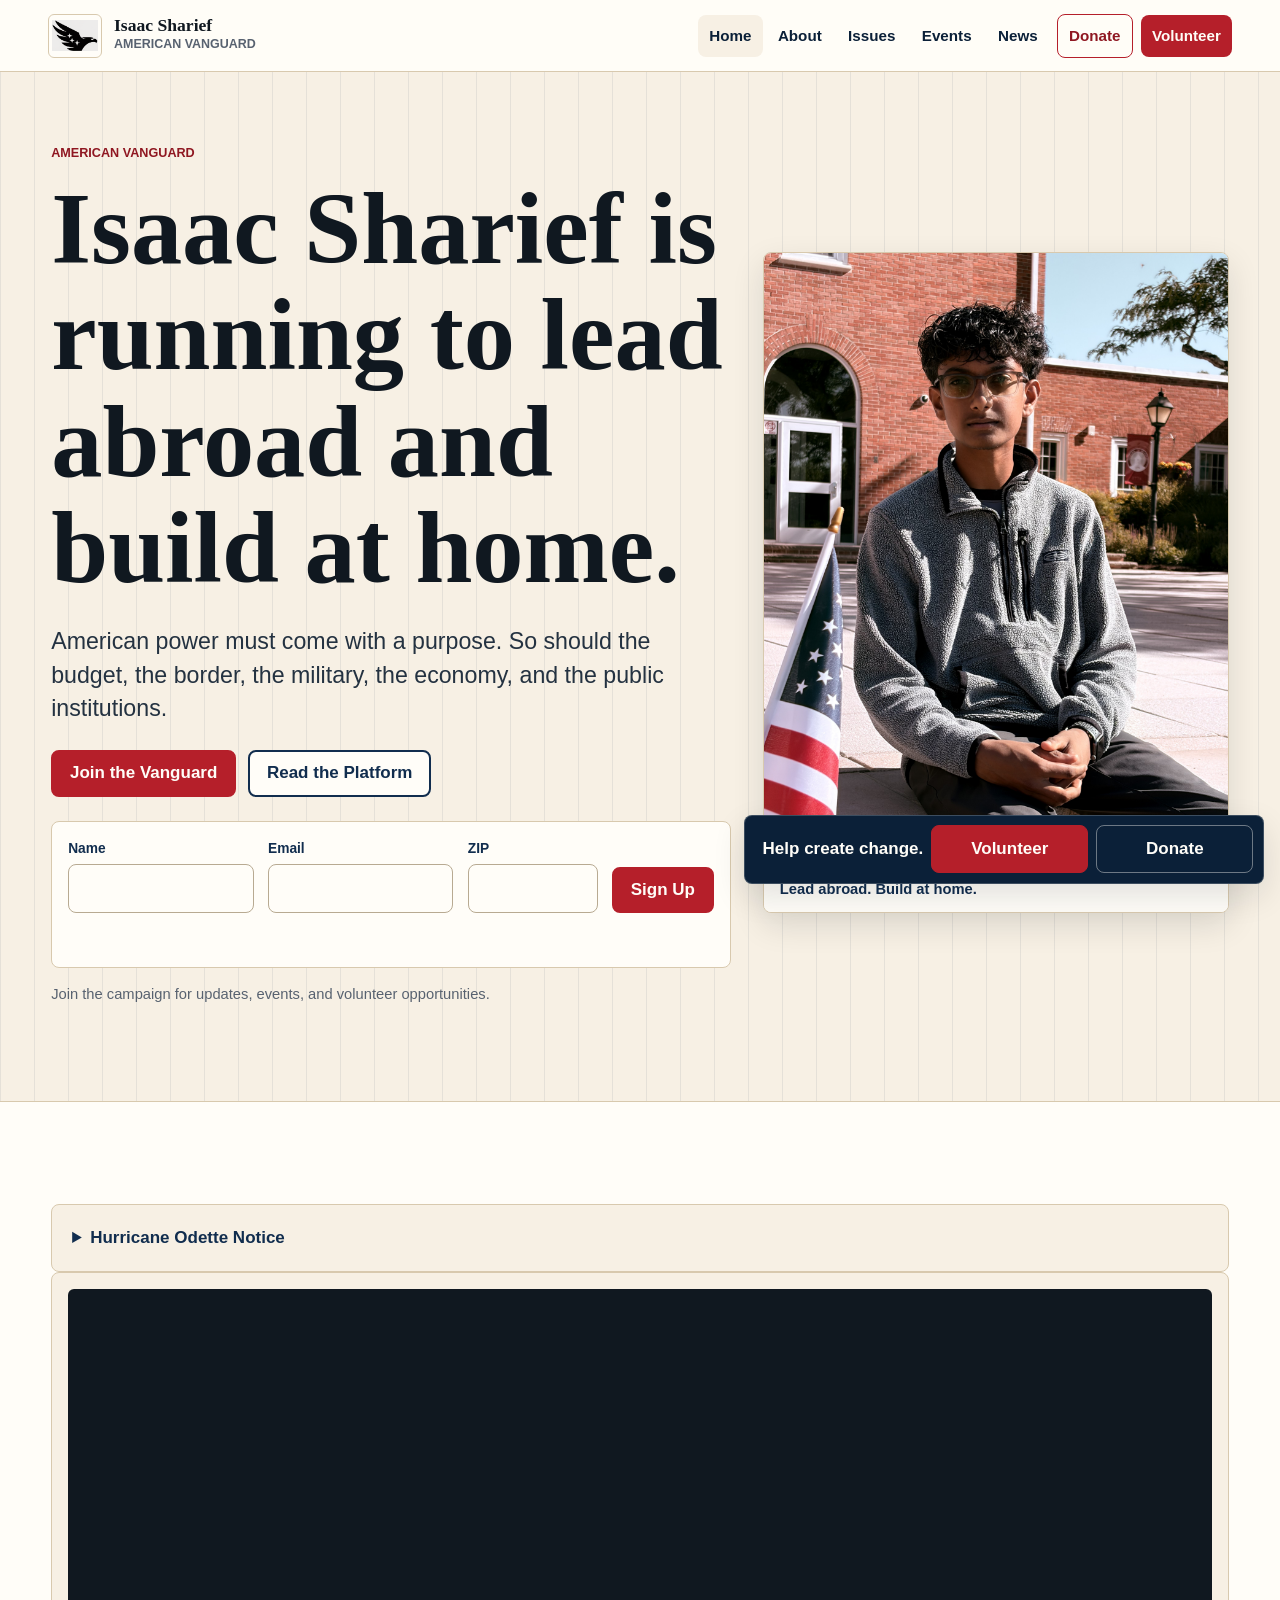
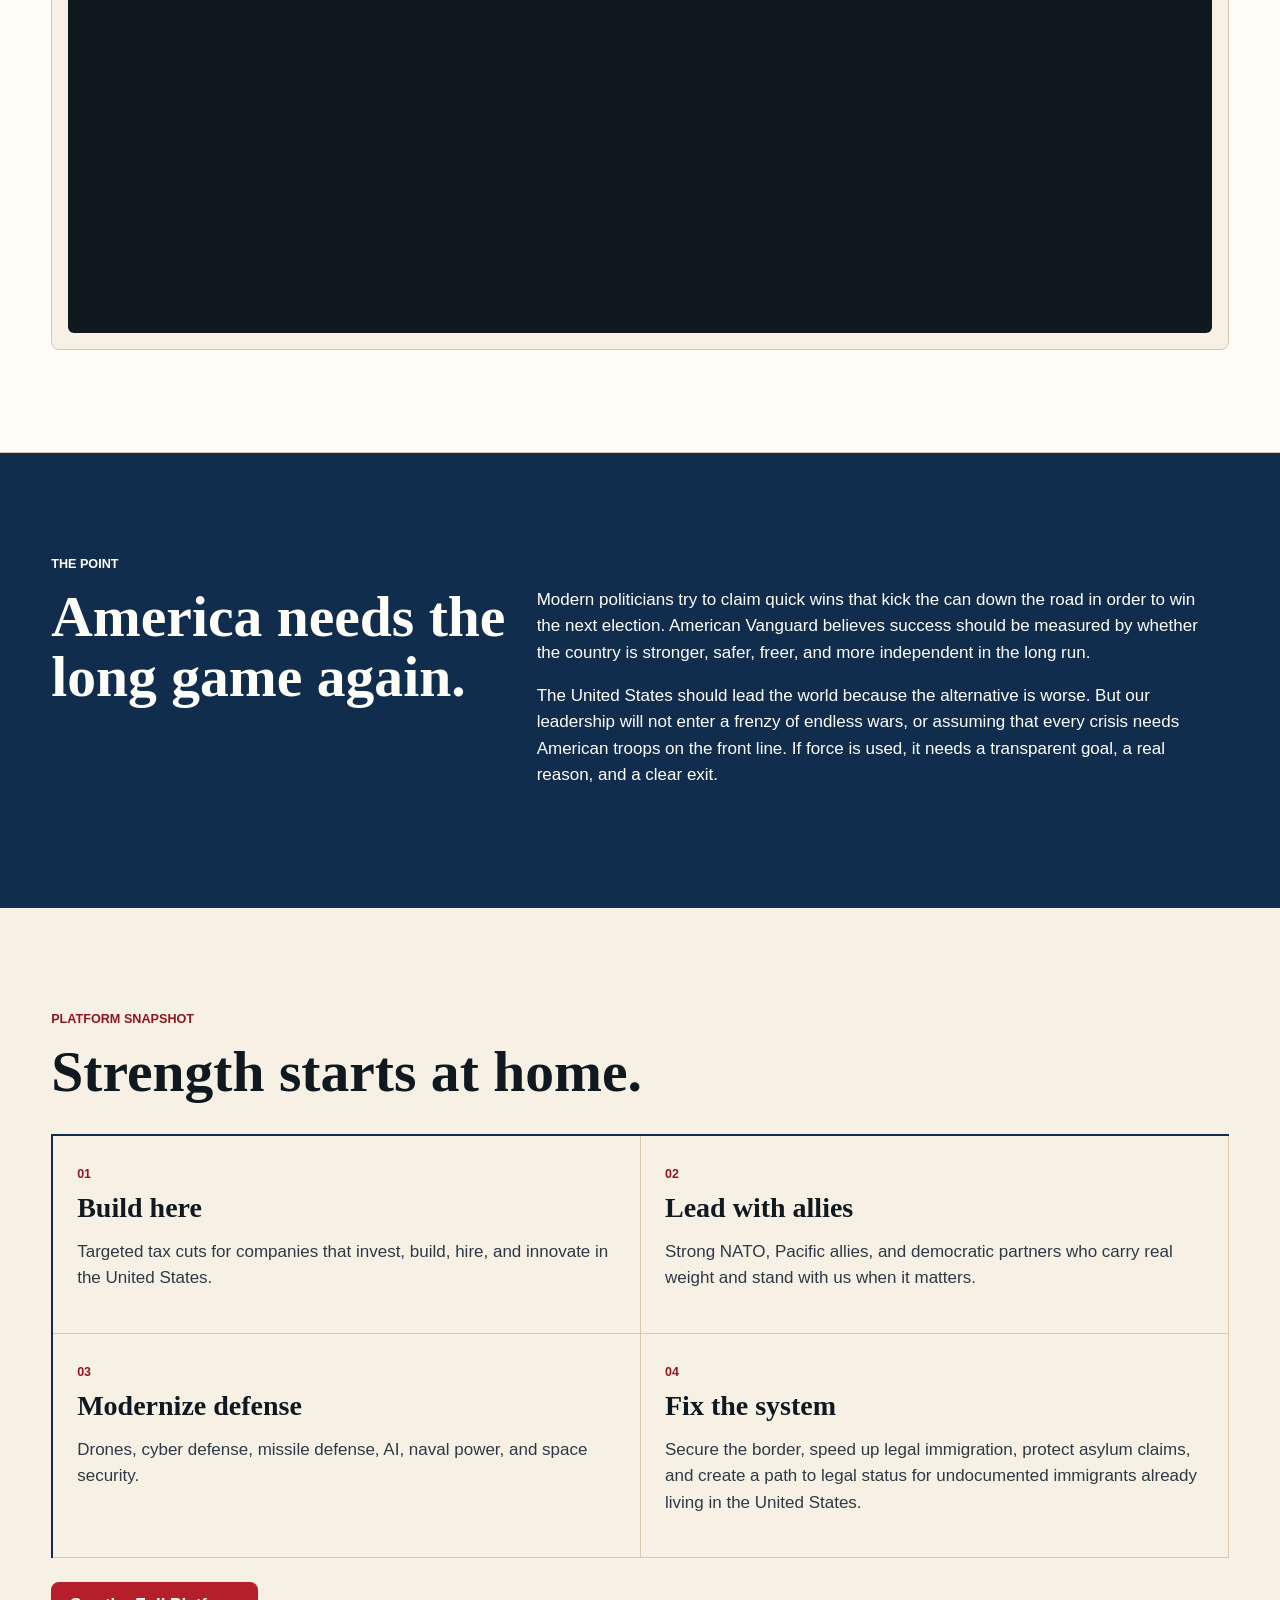
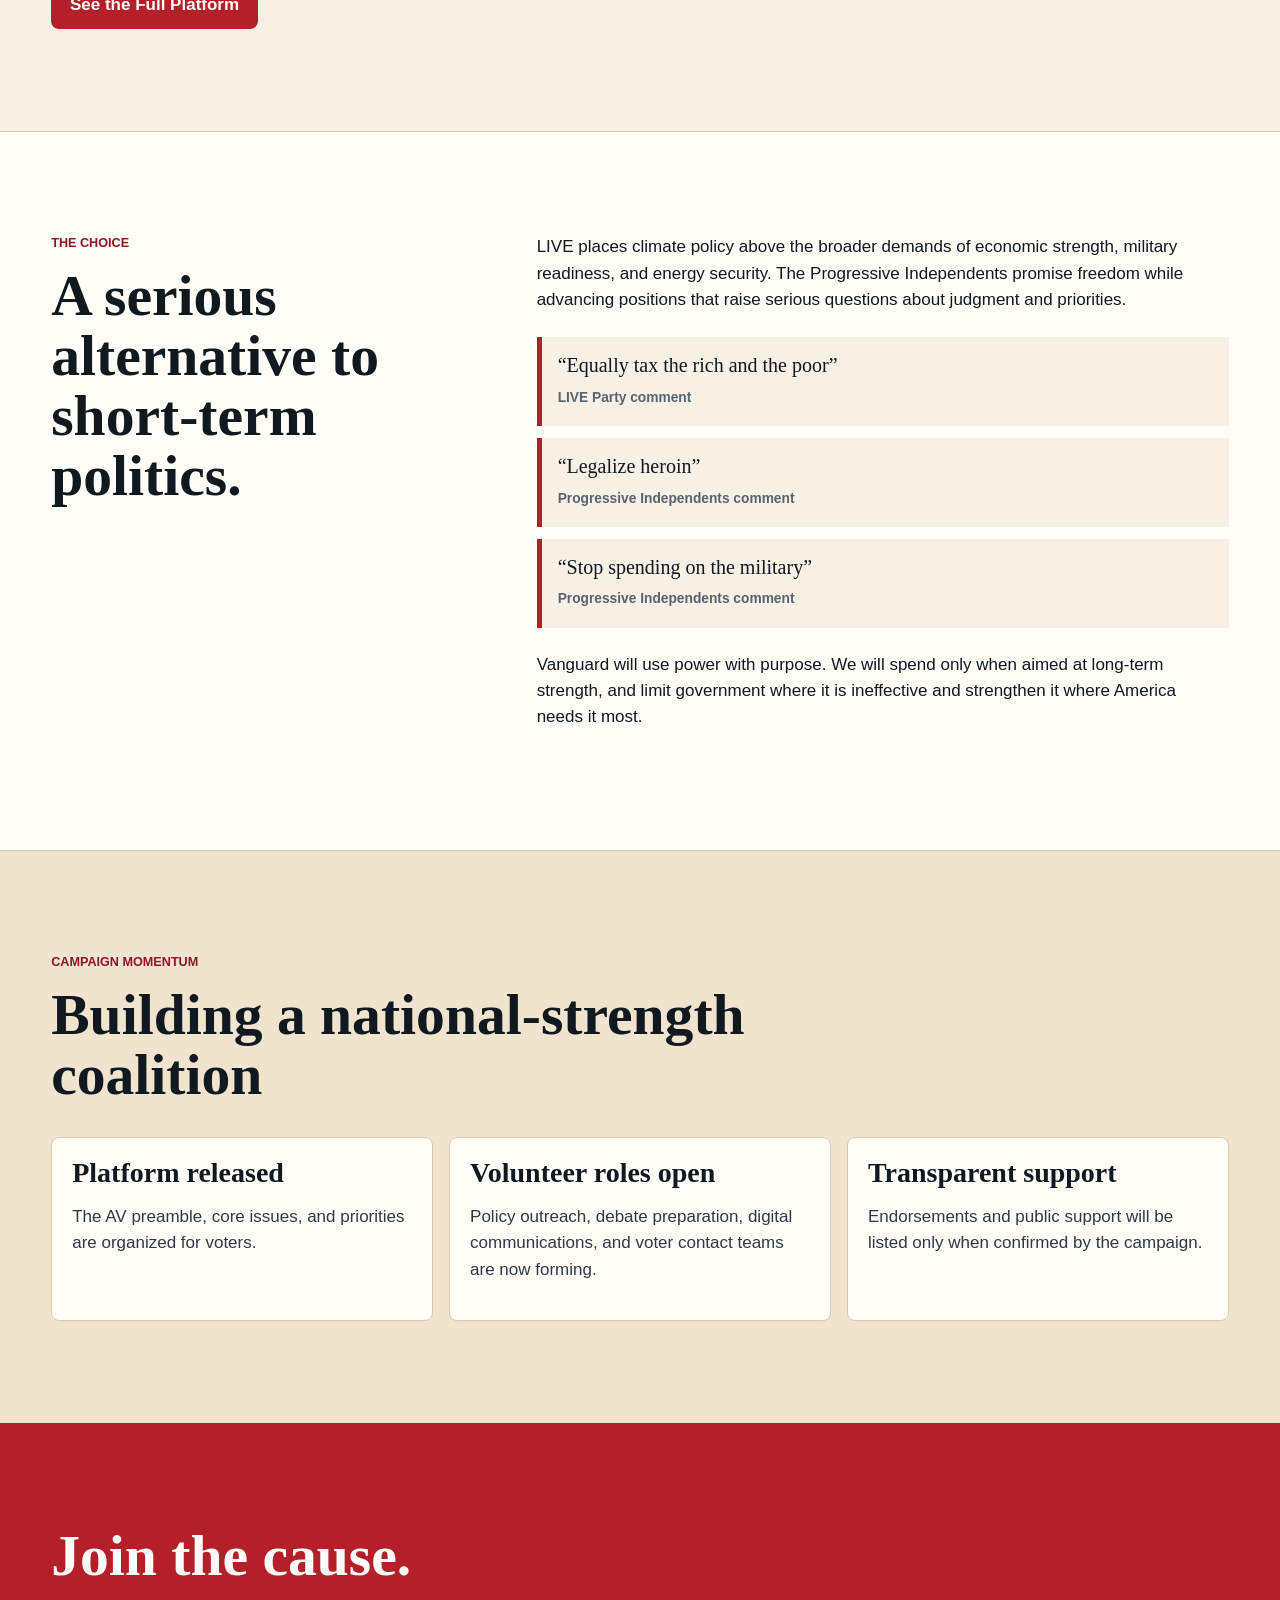
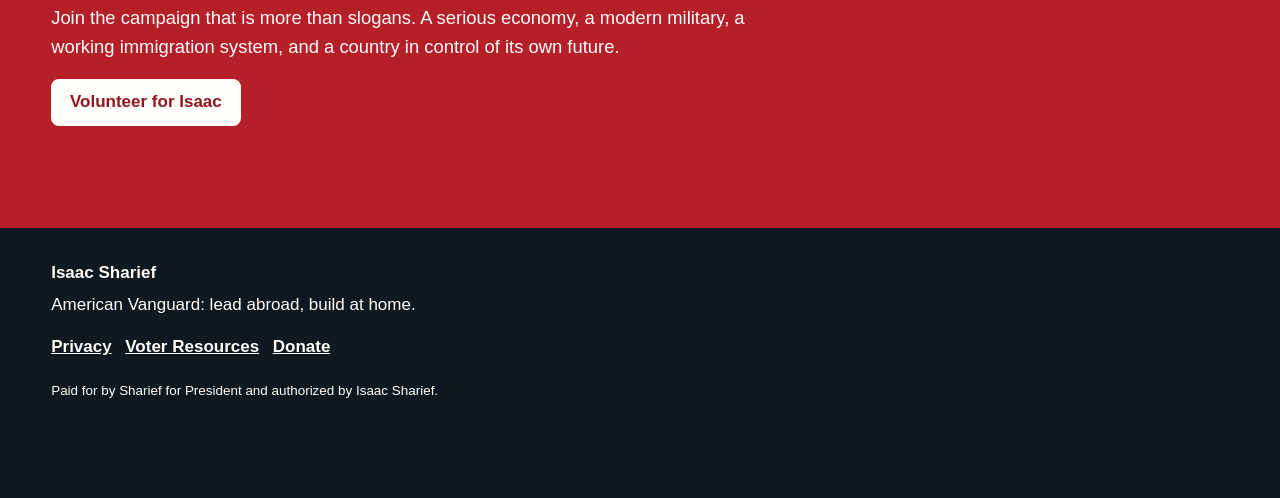
<file: index.html>
<!--
  American Vanguard campaign home page.
  Non-obvious note: the hero uses the supplied Isaac photo in assets.
-->
<!doctype html>
<html lang="en">
  <head>
    <meta charset="utf-8">
    <meta name="viewport" content="width=device-width, initial-scale=1">
    <title>Isaac Sharief for President | American Vanguard</title>
    <meta name="description" content="Isaac Sharief and American Vanguard: lead abroad, build at home, and act in America's long-term interests.">
    <link rel="stylesheet" href="styles.css">
  </head>
  <body>
    <a class="skip-link" href="#main">Skip to main content</a>

    <header class="site-header">
      <a class="brand" href="index.html" aria-label="Isaac Sharief for President home">
        <img class="brand-mark" src="assets/av-eagle.png" alt="" aria-hidden="true">
        <span>
          <strong>Isaac Sharief</strong>
          <small>American Vanguard</small>
        </span>
      </a>
      <button class="nav-toggle" type="button" aria-expanded="false" aria-controls="site-nav">
        <span>Menu</span>
      </button>
      <nav class="site-nav" id="site-nav" aria-label="Main navigation">
        <a href="index.html" aria-current="page">Home</a>
        <a href="about.html">About</a>
        <a href="issues.html">Issues</a>
        <a href="events.html">Events</a>
        <a href="news.html">News</a>
        <a class="nav-donate" href="donate.html">Donate</a>
        <a class="nav-join" href="volunteer.html">Volunteer</a>
      </nav>
    </header>

    <main id="main">
      <section class="hero split-hero">
        <div class="hero-copy">
          <p class="eyebrow">American Vanguard</p>
          <h1>Isaac Sharief is running to lead abroad and build at home.</h1>
          <p class="lede">
            American power must come with a purpose. So should the budget,
            the border, the military, the economy, and the public institutions.
          </p>
          <div class="hero-actions" aria-label="Campaign actions">
            <a class="button button-primary" href="volunteer.html">Join the Vanguard</a>
            <a class="button button-secondary" href="issues.html">Read the Platform</a>
          </div>
          <form class="quick-form" data-form="home-signup" aria-label="Join the campaign">
            <label>
              <span>Name</span>
              <input name="name" autocomplete="name" required>
            </label>
            <label>
              <span>Email</span>
              <input type="email" name="email" autocomplete="email" required>
            </label>
            <label>
              <span>ZIP</span>
              <input name="zip" inputmode="numeric" autocomplete="postal-code" required>
            </label>
            <button class="button button-primary" type="submit">Sign Up</button>
            <p class="form-status" role="status" aria-live="polite"></p>
          </form>
          <p class="small-note">Join the campaign for updates, events, and volunteer opportunities.</p>
        </div>
        <figure class="hero-photo">
          <img src="assets/isaac-sharief.jpg" alt="Isaac Sharief">
          <figcaption>Lead abroad. Build at home.</figcaption>
        </figure>
      </section>

      <section class="section notice-section" aria-labelledby="odette-title">
        <details class="notice-dropdown">
          <summary id="odette-title">Hurricane Odette Notice</summary>
          <p>In the wake of this hurricane, the American Vanguard is committed to one principle above all else: show up as a country, no matter what. We will immediately mobilize resources, filtered water, fuel, and emergency energy supplies, directly to Florida's hardest-hit communities, cutting red tape so that aid moves fast and lands on the ground where it is needed most. Insurance companies that canceled policies before Hurricane Odette will be held accountable and required to make their policyholders whole. For uninsured residents, FEMA will prioritize them first, helping families reunite before anything else. We propose increasing federal funding not just to the military, but to all national security institutions, FEMA, the National Guard, and the emergency responders who keep Americans safe, while deploying AI-assisted military drones over affected areas to locate survivors. To recruit and retain those responders, we will offer housing down payment assistance to anyone who joins FEMA or the National Guard, the same commitment we make to our military. Any business that steps up to provide volunteers, clean water, fuel, or energy to affected residents will receive meaningful tax relief in the years ahead, because businesses that strengthen America should grow alongside it. We are calling on every state in this union to contribute hospital capacity and relief resources. This must be a national effort. For elections disrupted by the storm, we will deploy mail-in ballots and mobile polling units so that no citizen loses their voice. On climate: we recognize this threat is real, and we are actively investing in nuclear and clean energy, but the most urgent task right now is protecting lives. The hardest tension we faced was choosing between long-term solutions and immediate survival. We chose people first. Florida will not recover alone, because under the American Vanguard, no American ever does.</p>
        </details>
        <div class="ad-card">
          <iframe src="https://www.youtube.com/embed/VjvscD1Dnms" title="Hurricane Odette Notice video" allow="accelerometer; autoplay; clipboard-write; encrypted-media; gyroscope; picture-in-picture; web-share" allowfullscreen></iframe>
        </div>
      </section>

      <section class="section intro-band" aria-labelledby="why-title">
        <div class="section-kicker">The point</div>
        <div class="two-column">
          <div>
            <h2 id="why-title">America needs the long game again.</h2>
          </div>
          <div class="copy-block">
            <p>
              Modern politicians try to claim quick wins that kick the can down 
              the road in order to win the next election. American Vanguard 
              believes success should be measured by whether the country 
              is stronger, safer, freer, and more independent in the long run. 
            </p>
            <p>
              The United States should lead the world because the alternative
              is worse. But our leadership will not enter a frenzy of endless wars,
              or assuming that every crisis needs American troops on the front line.
              If force is used, it needs a transparent goal, a real reason,
              and a clear exit.
            </p>
          </div>
        </div>
      </section>

      <section class="section" aria-labelledby="platform-title">
        <div class="section-heading">
          <p class="eyebrow">Platform Snapshot</p>
          <h2 id="platform-title">Strength starts at home.</h2>
        </div>
        <div class="issue-lanes">
          <article class="issue-lane">
            <span class="lane-number">01</span>
            <h3>Build here</h3>
            <p>
              Targeted tax cuts for companies that invest, build, hire, and
              innovate in the United States.
            </p>
          </article>
          <article class="issue-lane">
            <span class="lane-number">02</span>
            <h3>Lead with allies</h3>
            <p>
              Strong NATO, Pacific allies, and democratic partners who carry
              real weight and stand with us when it matters.
            </p>
          </article>
          <article class="issue-lane">
            <span class="lane-number">03</span>
            <h3>Modernize defense</h3>
            <p>
              Drones, cyber defense, missile defense, AI, naval power, and
              space security.
            </p>
          </article>
          <article class="issue-lane">
            <span class="lane-number">04</span>
            <h3>Fix the system</h3>
            <p>
              Secure the border, speed up legal immigration, protect asylum
              claims, and create a path to legal status for undocumented
              immigrants already living in the United States.
            </p>
          </article>
        </div>
        <div class="section-cta">
          <a class="button button-primary" href="issues.html">See the Full Platform</a>
        </div>
      </section>

      <section class="section contrast-section" aria-labelledby="choice-title">
        <div class="two-column">
          <div>
            <p class="eyebrow">The Choice</p>
            <h2 id="choice-title">A serious alternative to short-term politics.</h2>
          </div>
          <div class="copy-block">
            <p>
              LIVE places climate policy above the broader demands of economic
              strength, military readiness, and energy security. The Progressive
              Independents promise freedom while advancing positions
              that raise serious questions about judgment and priorities.
            </p>
            <div class="quote-stack" aria-label="Competitor quotes">
              <blockquote>
                <p>“Equally tax the rich and the poor”</p>
                <cite>LIVE Party comment</cite>
              </blockquote>
              <blockquote>
                <p>“Legalize heroin”</p>
                <cite>Progressive Independents comment</cite>
              </blockquote>
              <blockquote>
                <p>“Stop spending on the military”</p>
                <cite>Progressive Independents comment</cite>
              </blockquote>
            </div>
            <p>
              Vanguard will use power with purpose. We will spend only when
              aimed at long-term strength, and limit government where it is
              ineffective and strengthen it where America needs it most.
            </p>
          </div>
        </div>
      </section>

      <section class="section momentum" aria-labelledby="momentum-title">
        <div class="section-heading">
          <p class="eyebrow">Campaign Momentum</p>
          <h2 id="momentum-title">Building a national-strength coalition</h2>
        </div>
        <div class="momentum-list">
          <article>
            <h3>Platform released</h3>
            <p>The AV preamble, core issues, and priorities are organized for voters.</p>
          </article>
          <article>
            <h3>Volunteer roles open</h3>
            <p>Policy outreach, debate preparation, digital communications, and voter contact teams are now forming.</p>
          </article>
          <article>
            <h3>Transparent support</h3>
            <p>Endorsements and public support will be listed only when confirmed by the campaign.</p>
          </article>
        </div>
      </section>

      <section class="section final-pitch" aria-labelledby="final-title">
        <h2 id="final-title">Join the cause.</h2>
        <p>
          Join the campaign that is more than slogans.
          A serious economy, a modern military, a working immigration system,
          and a country in control of its own future.
        </p>
        <a class="button button-primary" href="volunteer.html">Volunteer for Isaac</a>
      </section>
    </main>

    <aside class="sticky-cta" aria-label="Campaign quick actions">
      <span>Help create change.</span>
      <a href="volunteer.html">Volunteer</a>
      <a href="donate.html">Donate</a>
    </aside>

    <footer class="site-footer">
      <div>
        <strong>Isaac Sharief</strong>
        <p>American Vanguard: lead abroad, build at home.</p>
      </div>
      <nav aria-label="Footer navigation">
        <a href="privacy.html">Privacy</a>
        <a href="voter-resources.html">Voter Resources</a>
        <a href="donate.html">Donate</a>
      </nav>
      <p class="disclaimer">Paid for by Sharief for President and authorized by Isaac Sharief.</p>
    </footer>

    <script src="script.js"></script>
  </body>
</html>
</file>
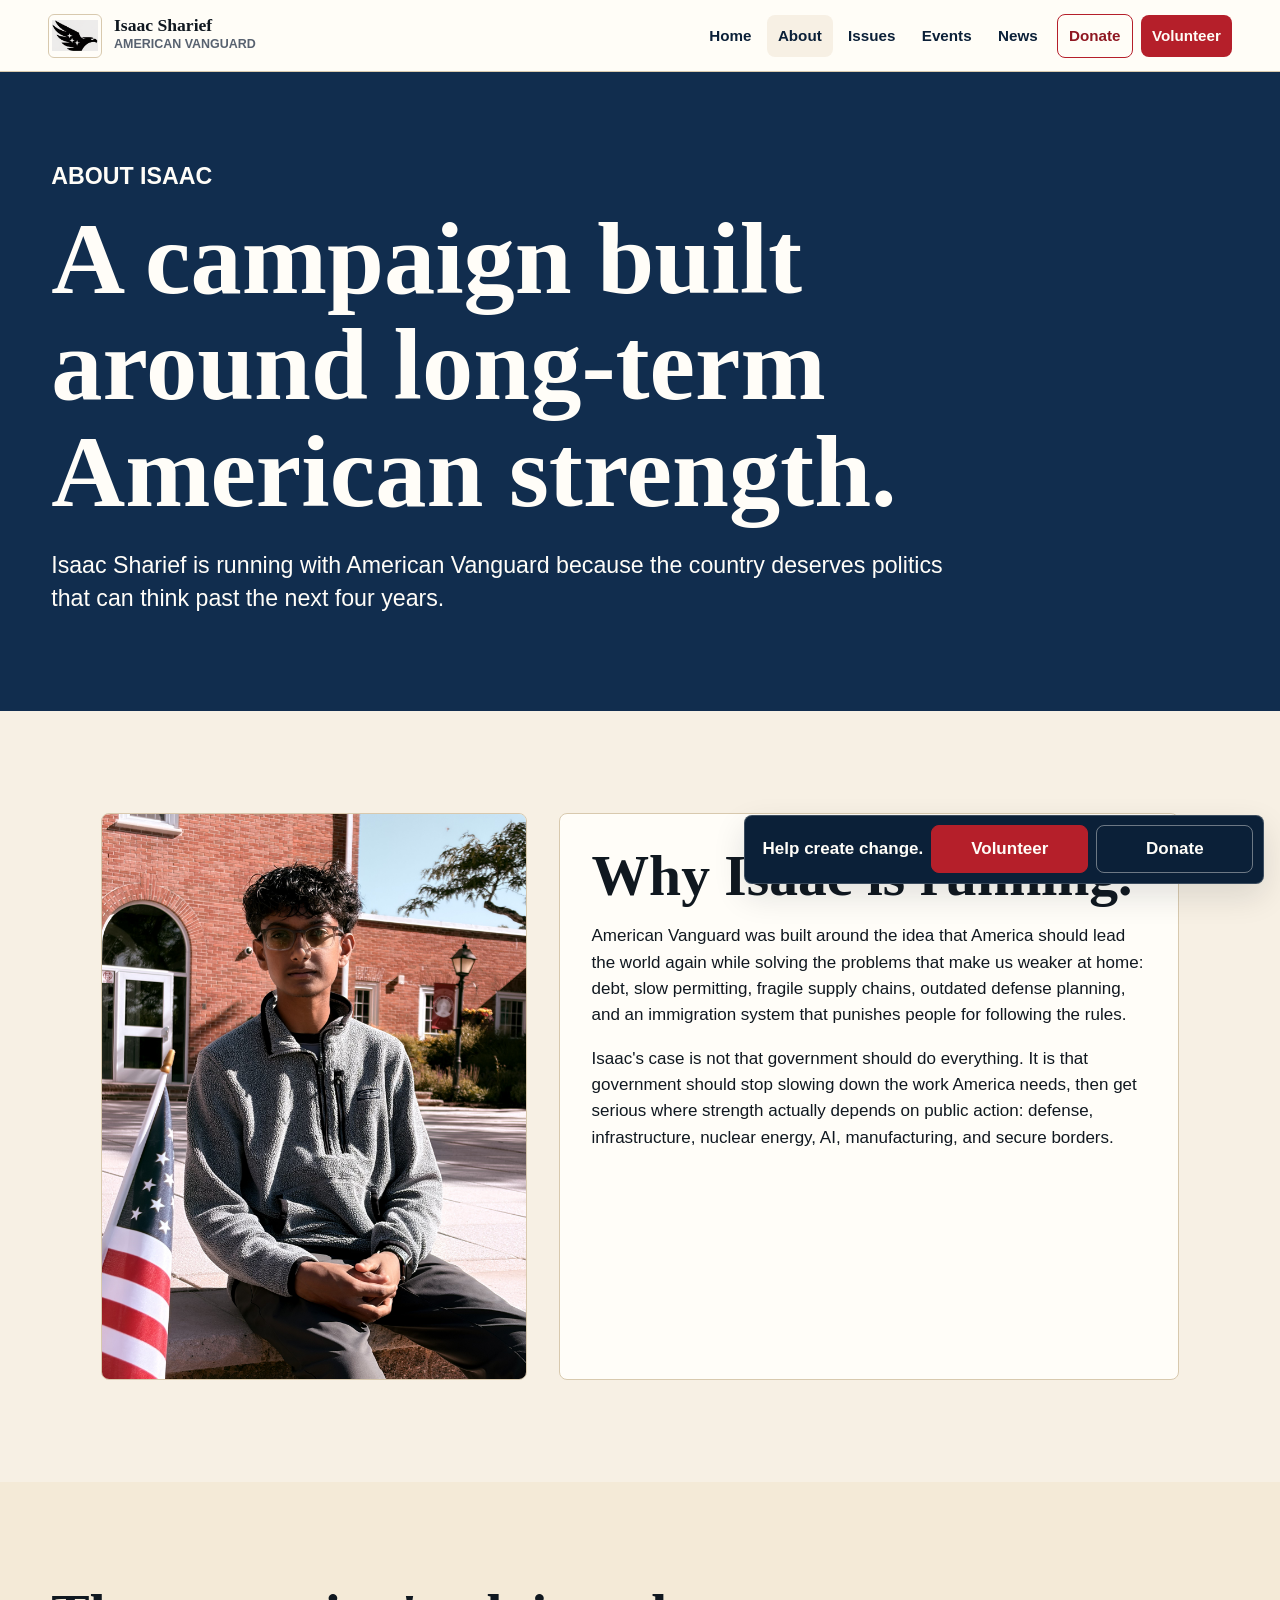
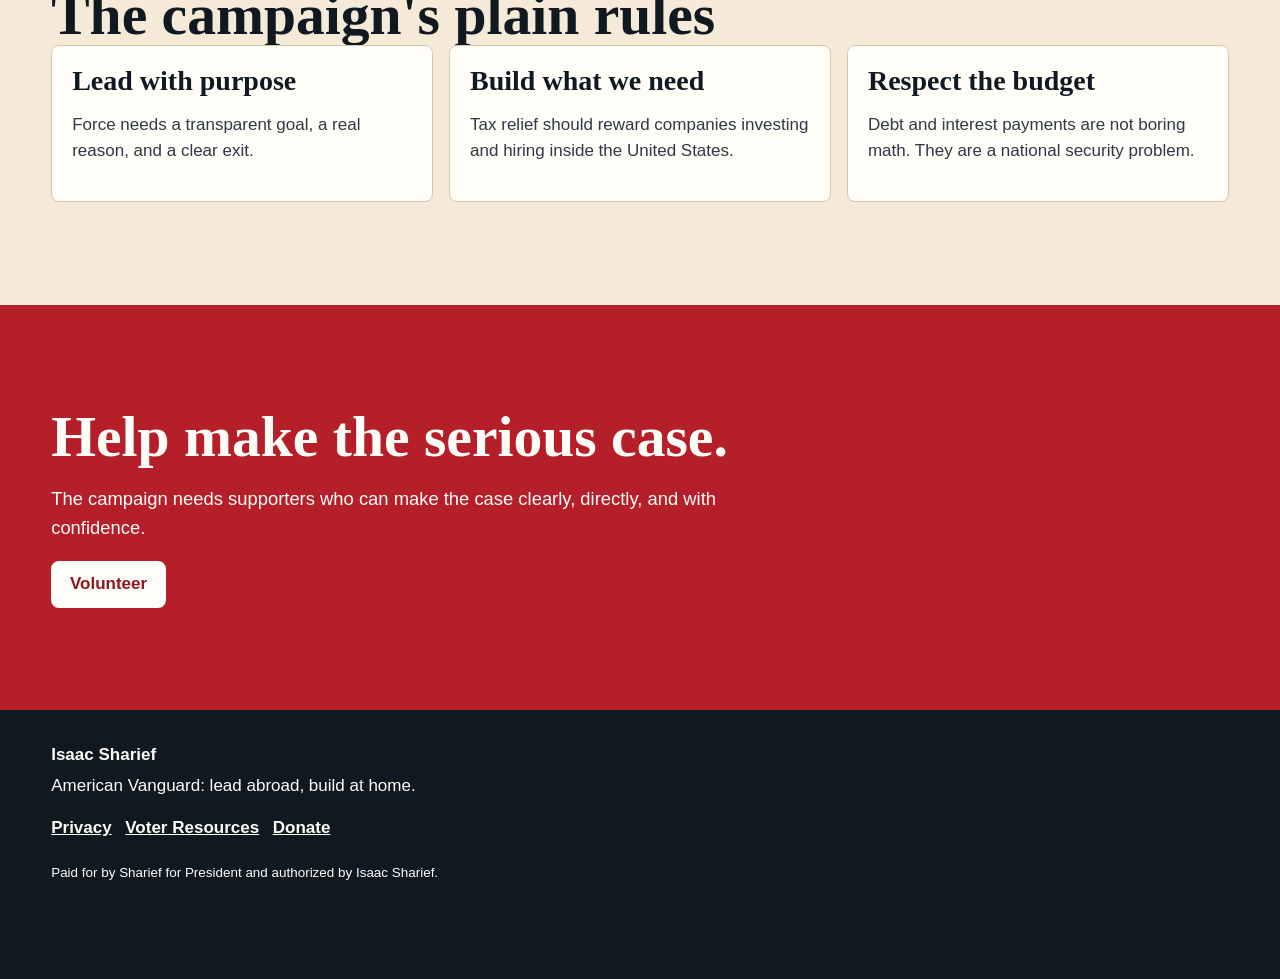
<file: about.html>
<!--
  About page.
  Non-obvious note: this avoids inventing family history or local biography
  details that were not provided. The voice stays personal without faking facts.
-->
<!doctype html>
<html lang="en">
  <head>
    <meta charset="utf-8">
    <meta name="viewport" content="width=device-width, initial-scale=1">
    <title>About Isaac | Isaac Sharief for President</title>
    <meta name="description" content="Learn why Isaac Sharief is running with American Vanguard.">
    <link rel="stylesheet" href="styles.css">
  </head>
  <body>
    <a class="skip-link" href="#main">Skip to main content</a>
    <header class="site-header">
      <a class="brand" href="index.html" aria-label="Isaac Sharief for President home">
        <img class="brand-mark" src="assets/av-eagle.png" alt="" aria-hidden="true">
        <span><strong>Isaac Sharief</strong><small>American Vanguard</small></span>
      </a>
      <button class="nav-toggle" type="button" aria-expanded="false" aria-controls="site-nav"><span>Menu</span></button>
      <nav class="site-nav" id="site-nav" aria-label="Main navigation">
        <a href="index.html">Home</a>
        <a href="about.html" aria-current="page">About</a>
        <a href="issues.html">Issues</a>
        <a href="events.html">Events</a>
        <a href="news.html">News</a>
        <a class="nav-donate" href="donate.html">Donate</a>
        <a class="nav-join" href="volunteer.html">Volunteer</a>
      </nav>
    </header>

    <main id="main">
      <section class="page-hero">
        <p class="eyebrow">About Isaac</p>
        <h1>A campaign built around long-term American strength.</h1>
        <p>
          Isaac Sharief is running with American Vanguard because the country
          deserves politics that can think past the next four years.
        </p>
      </section>

      <section class="section story-section" aria-labelledby="story-title">
        <figure class="story-photo">
          <img src="assets/isaac-sharief.jpg" alt="Isaac Sharief">
        </figure>
        <article class="story-copy">
          <h2 id="story-title">Why Isaac is running.</h2>
          <p>
            American Vanguard was built around the idea that America should lead
            the world again while solving the problems that make us weaker at
            home: debt, slow
            permitting, fragile supply chains, outdated defense planning, and
            an immigration system that punishes people for following the rules.
          </p>
          <p>
            Isaac's case is not that government should do everything. It is that
            government should stop slowing down the work America needs, then get
            serious where strength actually depends on public action: defense,
            infrastructure, nuclear energy, AI, manufacturing, and secure borders.
          </p>
        </article>
      </section>

      <section class="section values-strip" aria-labelledby="values-title">
        <h2 id="values-title">The campaign's plain rules</h2>
        <div class="values-row">
          <article>
            <h3>Lead with purpose</h3>
            <p>Force needs a transparent goal, a real reason, and a clear exit.</p>
          </article>
          <article>
            <h3>Build what we need</h3>
            <p>Tax relief should reward companies investing and hiring inside the United States.</p>
          </article>
          <article>
            <h3>Respect the budget</h3>
            <p>Debt and interest payments are not boring math. They are a national security problem.</p>
          </article>
        </div>
      </section>

      <section class="section final-pitch" aria-labelledby="join-title">
        <h2 id="join-title">Help make the serious case.</h2>
        <p>
          The campaign needs supporters who can make the case clearly, directly,
          and with confidence.
        </p>
        <a class="button button-primary" href="volunteer.html">Volunteer</a>
      </section>
    </main>

    <aside class="sticky-cta" aria-label="Campaign quick actions">
      <span>Help create change.</span>
      <a href="volunteer.html">Volunteer</a>
      <a href="donate.html">Donate</a>
    </aside>

    <footer class="site-footer">
      <div><strong>Isaac Sharief</strong><p>American Vanguard: lead abroad, build at home.</p></div>
      <nav aria-label="Footer navigation"><a href="privacy.html">Privacy</a><a href="voter-resources.html">Voter Resources</a><a href="donate.html">Donate</a></nav>
      <p class="disclaimer">Paid for by Sharief for President and authorized by Isaac Sharief.</p>
    </footer>
    <script src="script.js"></script>
  </body>
</html>
</file>
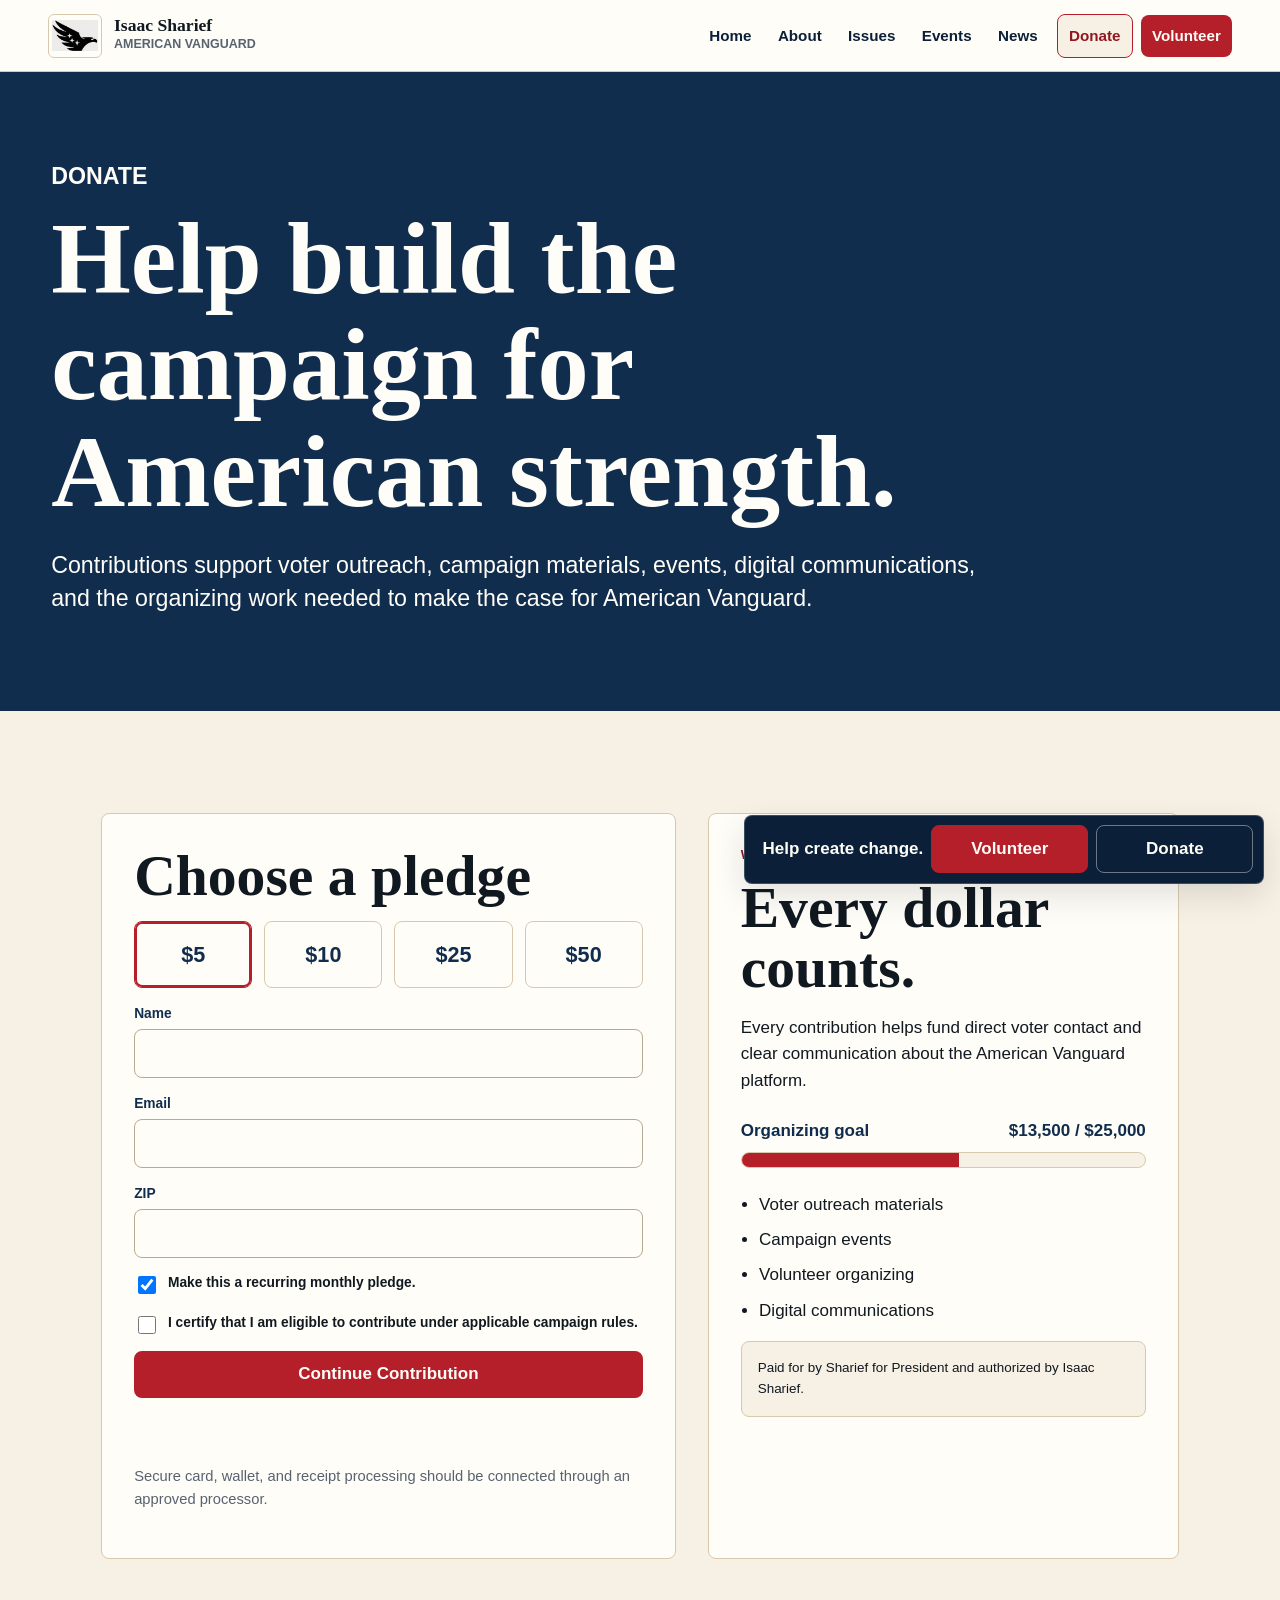
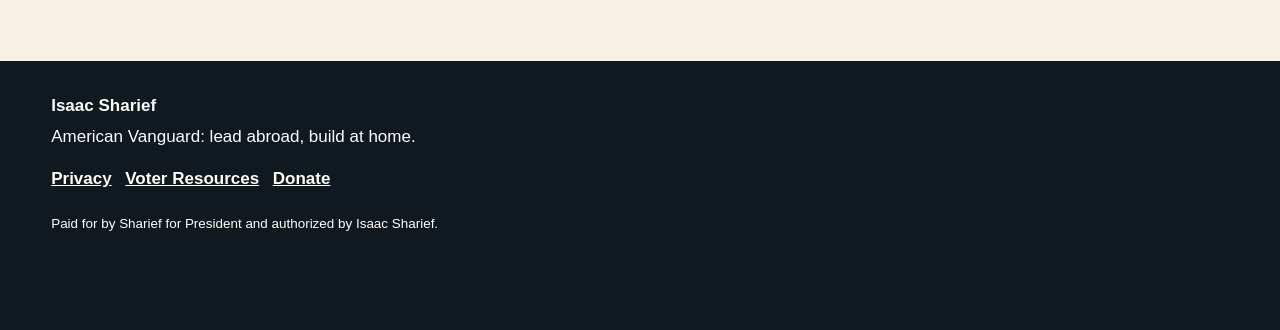
<file: donate.html>
<!--
  Donate page.
  Non-obvious note: this static page is ready for a compliant payment processor.
  Connect the form action to an approved service before processing contributions.
-->
<!doctype html>
<html lang="en">
  <head>
    <meta charset="utf-8">
    <meta name="viewport" content="width=device-width, initial-scale=1">
    <title>Donate | Isaac Sharief for President</title>
    <meta name="description" content="Support Isaac Sharief and American Vanguard with a campaign pledge.">
    <link rel="stylesheet" href="styles.css">
  </head>
  <body>
    <a class="skip-link" href="#main">Skip to main content</a>
    <header class="site-header">
      <a class="brand" href="index.html" aria-label="Isaac Sharief for President home">
        <img class="brand-mark" src="assets/av-eagle.png" alt="" aria-hidden="true">
        <span><strong>Isaac Sharief</strong><small>American Vanguard</small></span>
      </a>
      <button class="nav-toggle" type="button" aria-expanded="false" aria-controls="site-nav"><span>Menu</span></button>
      <nav class="site-nav" id="site-nav" aria-label="Main navigation">
        <a href="index.html">Home</a>
        <a href="about.html">About</a>
        <a href="issues.html">Issues</a>
        <a href="events.html">Events</a>
        <a href="news.html">News</a>
        <a class="nav-donate" href="donate.html" aria-current="page">Donate</a>
        <a class="nav-join" href="volunteer.html">Volunteer</a>
      </nav>
    </header>

    <main id="main">
      <section class="page-hero donate-hero">
        <p class="eyebrow">Donate</p>
        <h1>Help build the campaign for American strength.</h1>
        <p>
          Contributions support voter outreach, campaign materials, events,
          digital communications, and the organizing work needed to make the
          case for American Vanguard.
        </p>
      </section>

      <section class="section donate-layout" aria-labelledby="donate-title">
        <form class="donate-panel" data-form="donation">
          <h2 id="donate-title">Choose a pledge</h2>
          <div class="amount-grid" role="group" aria-label="Donation amount">
            <button type="button" class="amount-button is-selected" data-amount="5">$5</button>
            <button type="button" class="amount-button" data-amount="10">$10</button>
            <button type="button" class="amount-button" data-amount="25">$25</button>
            <button type="button" class="amount-button" data-amount="50">$50</button>
          </div>
          <input type="hidden" name="amount" id="selected-amount" value="5">
          <label>
            <span>Name</span>
            <input name="name" autocomplete="name" required>
          </label>
          <label>
            <span>Email</span>
            <input type="email" name="email" autocomplete="email" required>
          </label>
          <label>
            <span>ZIP</span>
            <input name="zip" inputmode="numeric" autocomplete="postal-code" required>
          </label>
          <label class="checkbox-line">
            <input type="checkbox" name="recurring" checked>
            <span>Make this a recurring monthly pledge.</span>
          </label>
          <label class="checkbox-line">
            <input type="checkbox" name="eligible" required>
            <span>I certify that I am eligible to contribute under applicable campaign rules.</span>
          </label>
          <button class="button button-primary" type="submit">Continue Contribution</button>
          <p class="form-status" role="status" aria-live="polite"></p>
          <p class="processor-note">Secure card, wallet, and receipt processing should be connected through an approved processor.</p>
        </form>

        <aside class="funds-panel" aria-labelledby="funds-title">
          <p class="eyebrow">Where it goes</p>
          <h2 id="funds-title">Every dollar counts.</h2>
          <p>
            Every contribution helps fund direct voter contact and clear
            communication about the American Vanguard platform.
          </p>
          <div class="progress-wrap">
            <div class="progress-label"><span>Organizing goal</span><strong>$13,500 / $25,000</strong></div>
            <div class="progress-bar" aria-label="Organizing goal progress"><span style="width:54%"></span></div>
          </div>
          <ul class="check-list">
            <li>Voter outreach materials</li>
            <li>Campaign events</li>
            <li>Volunteer organizing</li>
            <li>Digital communications</li>
          </ul>
          <p class="disclaimer boxed">Paid for by Sharief for President and authorized by Isaac Sharief.</p>
        </aside>
      </section>
    </main>

    <aside class="sticky-cta" aria-label="Campaign quick actions">
      <span>Help create change.</span>
      <a href="volunteer.html">Volunteer</a>
      <a href="donate.html">Donate</a>
    </aside>

    <footer class="site-footer">
      <div><strong>Isaac Sharief</strong><p>American Vanguard: lead abroad, build at home.</p></div>
      <nav aria-label="Footer navigation"><a href="privacy.html">Privacy</a><a href="voter-resources.html">Voter Resources</a><a href="donate.html">Donate</a></nav>
      <p class="disclaimer">Paid for by Sharief for President and authorized by Isaac Sharief.</p>
    </footer>
    <script src="script.js"></script>
  </body>
</html>
</file>
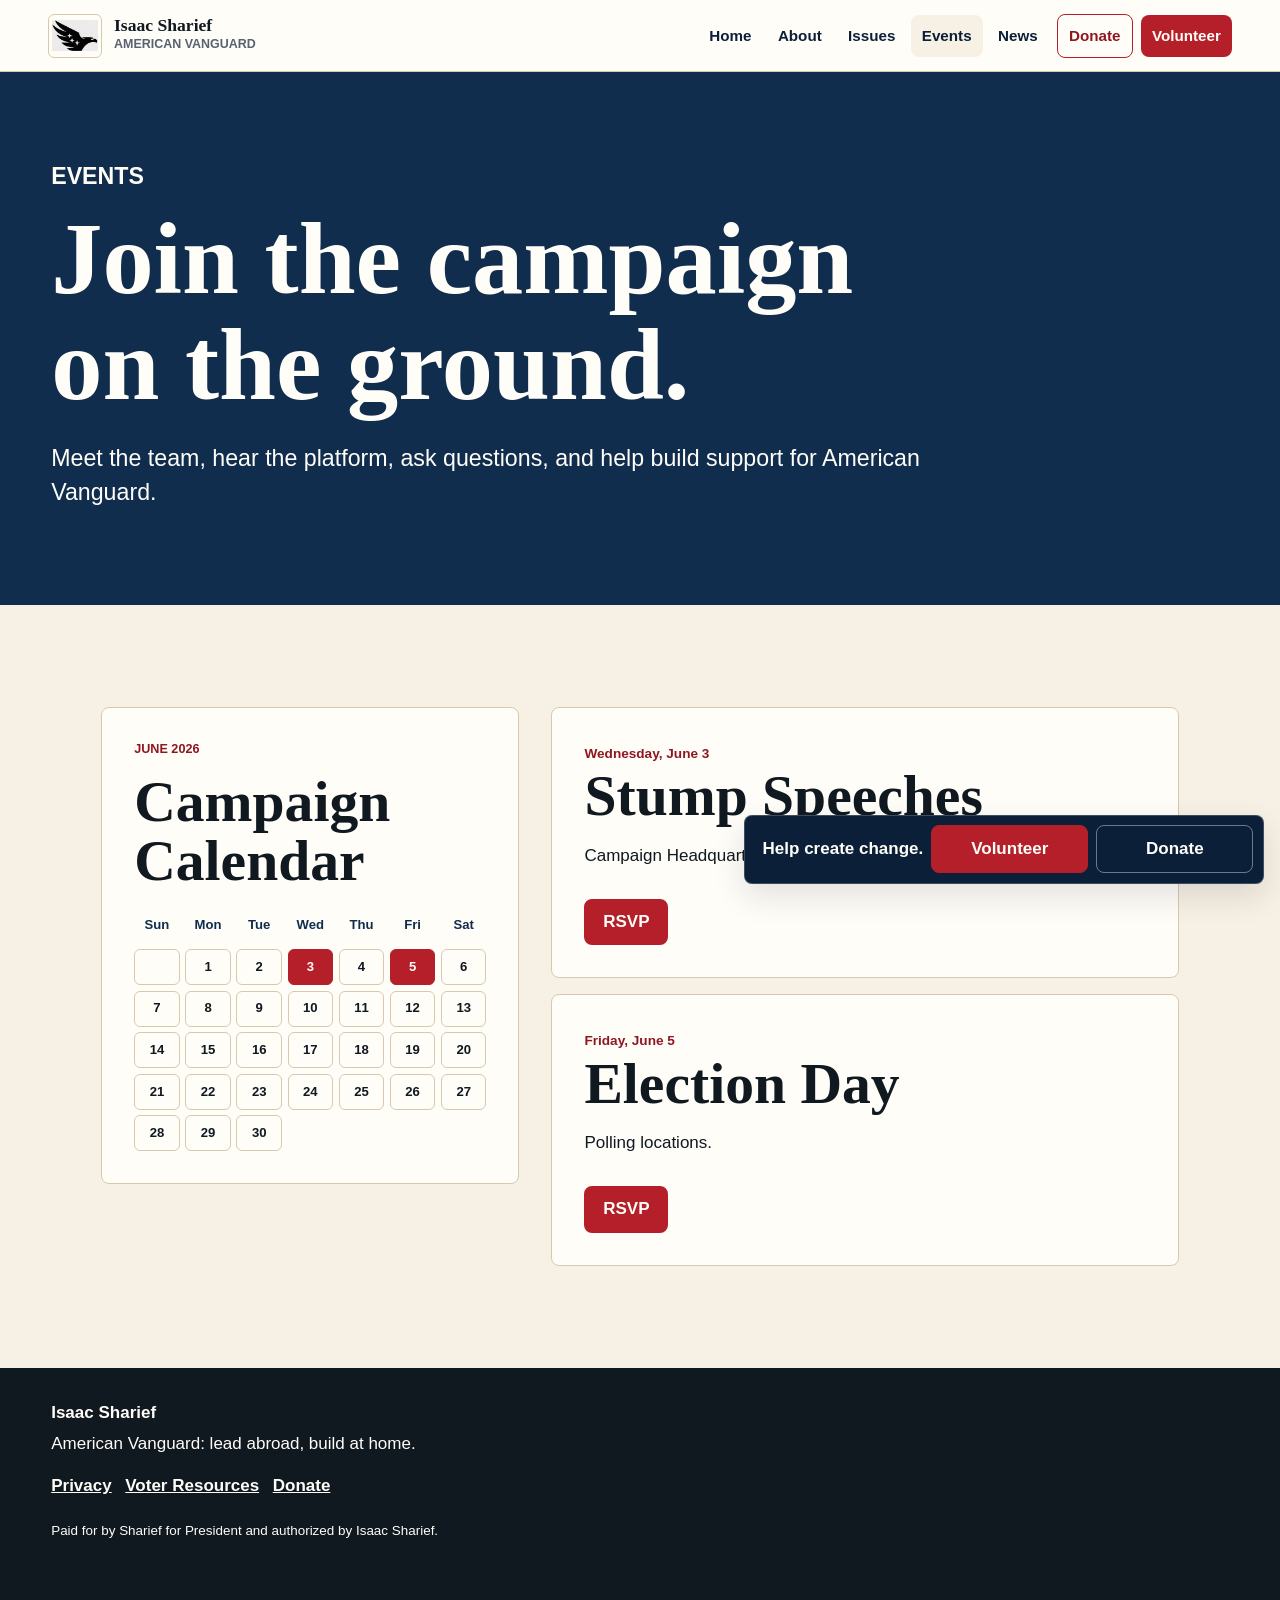
<file: events.html>
<!--
  Events page.
  Non-obvious note: event RSVPs are saved in the visitor's browser because
  GitHub Pages cannot run a server. Hook the same form fields to a real form
  service later if the campaign needs central records.
-->
<!doctype html>
<html lang="en">
  <head>
    <meta charset="utf-8">
    <meta name="viewport" content="width=device-width, initial-scale=1">
    <title>Events | Isaac Sharief for President</title>
    <meta name="description" content="Campaign events, RSVPs, reminders, and volunteer gatherings for Isaac Sharief.">
    <link rel="stylesheet" href="styles.css">
  </head>
  <body>
    <a class="skip-link" href="#main">Skip to main content</a>
    <header class="site-header">
      <a class="brand" href="index.html" aria-label="Isaac Sharief for President home">
        <img class="brand-mark" src="assets/av-eagle.png" alt="" aria-hidden="true">
        <span><strong>Isaac Sharief</strong><small>American Vanguard</small></span>
      </a>
      <button class="nav-toggle" type="button" aria-expanded="false" aria-controls="site-nav"><span>Menu</span></button>
      <nav class="site-nav" id="site-nav" aria-label="Main navigation">
        <a href="index.html">Home</a>
        <a href="about.html">About</a>
        <a href="issues.html">Issues</a>
        <a href="events.html" aria-current="page">Events</a>
        <a href="news.html">News</a>
        <a class="nav-donate" href="donate.html">Donate</a>
        <a class="nav-join" href="volunteer.html">Volunteer</a>
      </nav>
    </header>

    <main id="main">
      <section class="page-hero">
        <p class="eyebrow">Events</p>
        <h1>Join the campaign on the ground.</h1>
        <p>
          Meet the team, hear the platform, ask questions, and help build support
          for American Vanguard.
        </p>
      </section>

      <section class="section events-layout" aria-labelledby="calendar-title">
        <div class="calendar-card">
          <p class="section-kicker">June 2026</p>
          <h2 id="calendar-title">Campaign Calendar</h2>
          <div class="mini-calendar" aria-label="June campaign dates">
            <span>Sun</span><span>Mon</span><span>Tue</span><span>Wed</span><span>Thu</span><span>Fri</span><span>Sat</span>
            <b></b><b>1</b><b>2</b><b class="has-event">3</b><b>4</b><b class="has-event">5</b><b>6</b>
            <b>7</b><b>8</b><b>9</b><b>10</b><b>11</b><b>12</b><b>13</b>
            <b>14</b><b>15</b><b>16</b><b>17</b><b>18</b><b>19</b><b>20</b>
            <b>21</b><b>22</b><b>23</b><b>24</b><b>25</b><b>26</b><b>27</b>
            <b>28</b><b>29</b><b>30</b>
          </div>
        </div>

        <div class="event-list">
          <article class="event-card" data-event-title="Stump Speeches" data-event-date="2026-06-03" data-event-time="12:00" data-event-location="Campaign Headquarters">
            <time datetime="2026-06-03">Wednesday, June 3</time>
            <h2>Stump Speeches</h2>
            <p>Campaign Headquarters.</p>
            <button class="button button-primary rsvp-button" type="button">RSVP</button>
          </article>
          <article class="event-card" data-event-title="Election Day" data-event-date="2026-06-05" data-event-time="12:00" data-event-location="Polling locations">
            <time datetime="2026-06-05">Friday, June 5</time>
            <h2>Election Day</h2>
            <p>Polling locations.</p>
            <button class="button button-primary rsvp-button" type="button">RSVP</button>
          </article>
        </div>
      </section>

      <dialog class="rsvp-dialog" id="rsvp-dialog" aria-labelledby="rsvp-title">
        <form method="dialog" class="dialog-shell" data-form="event-rsvp">
          <button class="dialog-close" value="cancel" aria-label="Close RSVP form">×</button>
          <p class="eyebrow">RSVP</p>
          <h2 id="rsvp-title">Campaign Event</h2>
          <p id="rsvp-meta" class="muted"></p>
          <input type="hidden" name="eventTitle" id="rsvp-event-title">
          <input type="hidden" name="eventDate" id="rsvp-event-date">
          <input type="hidden" name="eventLocation" id="rsvp-event-location">
          <label>
            <span>Name</span>
            <input name="name" autocomplete="name" required>
          </label>
          <label>
            <span>Email</span>
            <input type="email" name="email" autocomplete="email" required>
          </label>
          <label class="checkbox-line">
            <input type="checkbox" name="friend">
            <span>I may bring a guest.</span>
          </label>
          <label class="checkbox-line">
            <input type="checkbox" name="reminder">
            <span>Send me a reminder.</span>
          </label>
          <button class="button button-primary" type="submit">Save RSVP</button>
          <button class="button button-secondary download-ics" type="button">Add to Calendar</button>
          <p class="form-status" role="status" aria-live="polite"></p>
        </form>
      </dialog>
    </main>

    <aside class="sticky-cta" aria-label="Campaign quick actions">
      <span>Help create change.</span>
      <a href="volunteer.html">Volunteer</a>
      <a href="donate.html">Donate</a>
    </aside>

    <footer class="site-footer">
      <div><strong>Isaac Sharief</strong><p>American Vanguard: lead abroad, build at home.</p></div>
      <nav aria-label="Footer navigation"><a href="privacy.html">Privacy</a><a href="voter-resources.html">Voter Resources</a><a href="donate.html">Donate</a></nav>
      <p class="disclaimer">Paid for by Sharief for President and authorized by Isaac Sharief.</p>
    </footer>
    <script src="script.js"></script>
  </body>
</html>
</file>
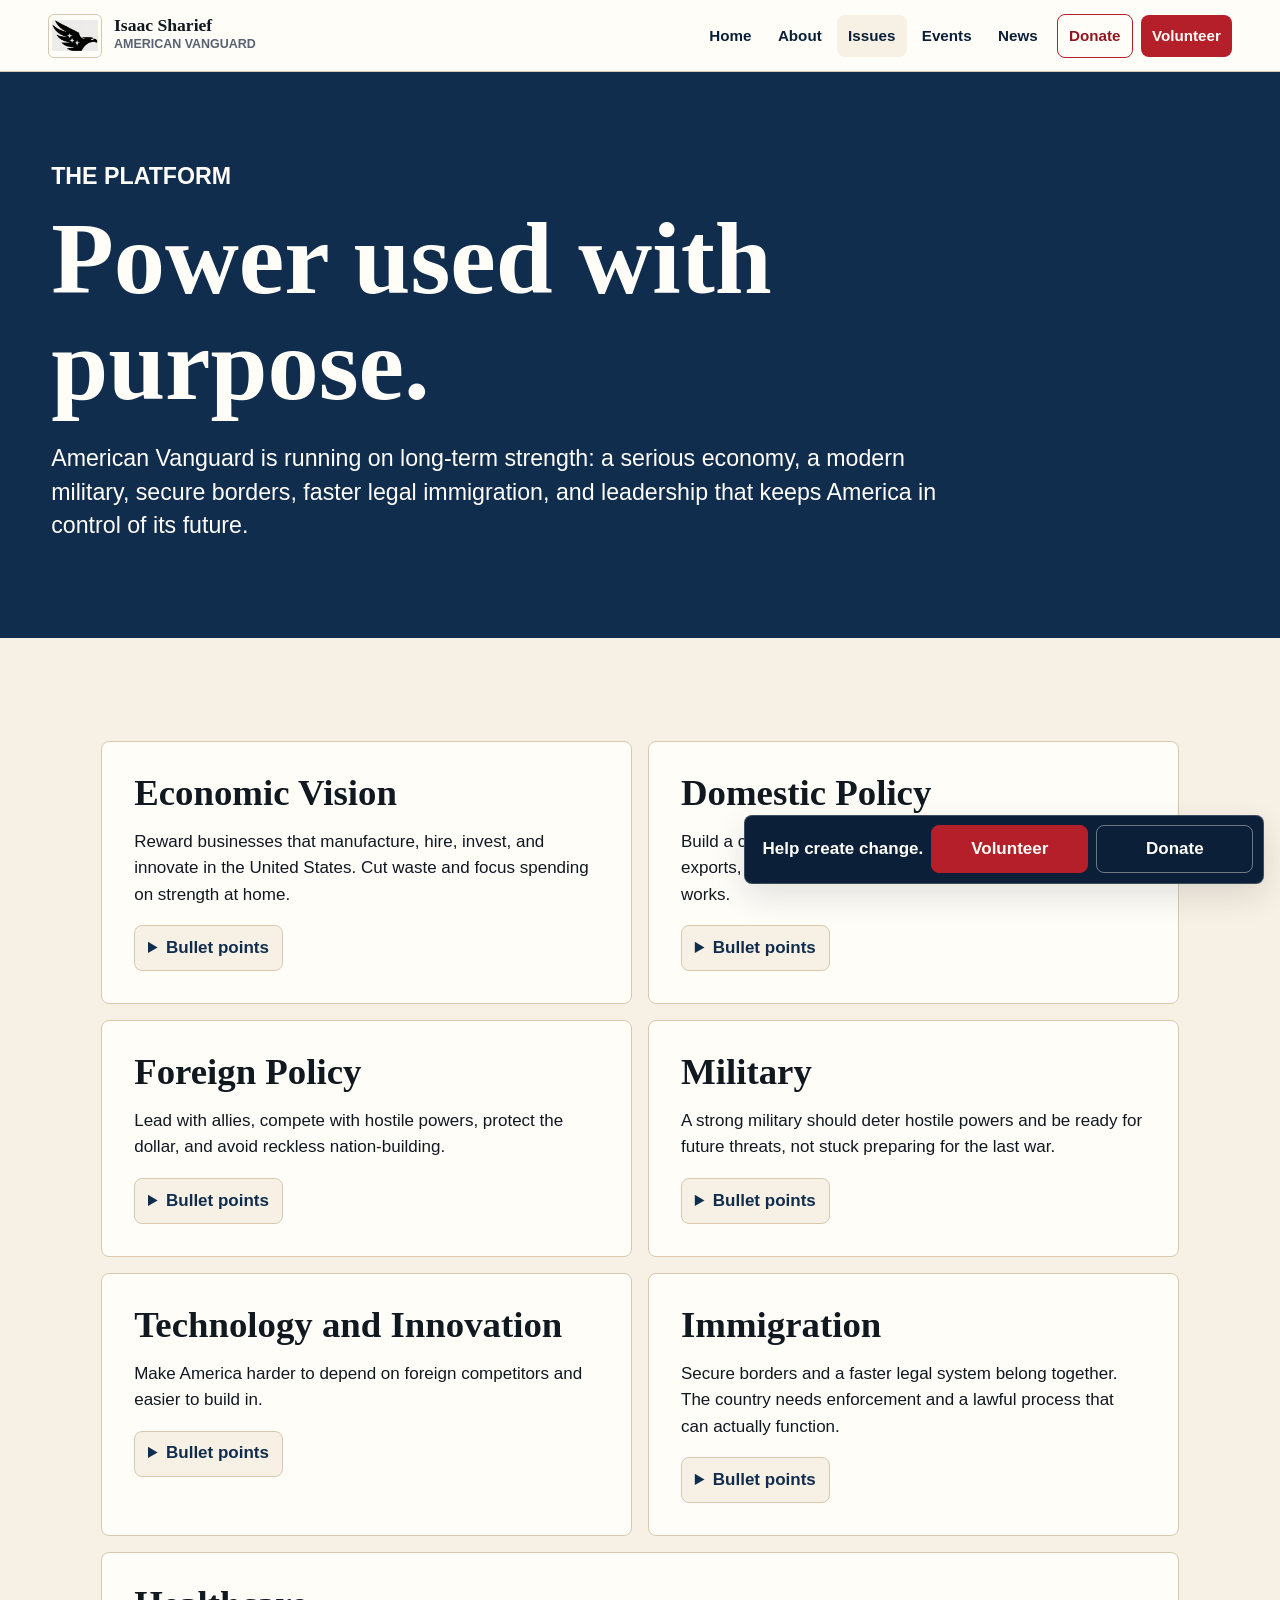
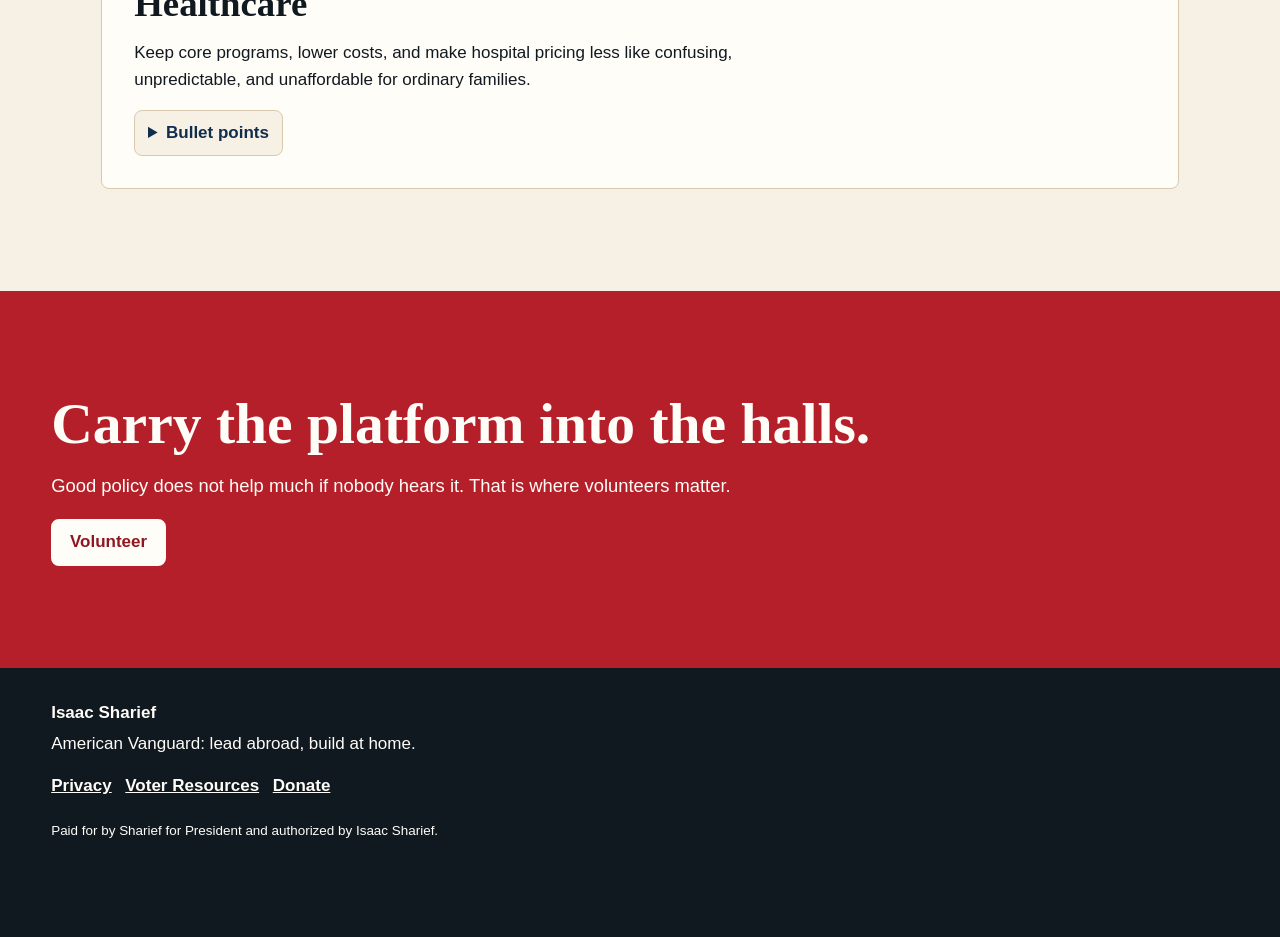
<file: issues.html>
<!--
  Issues page.
  Non-obvious note: the platform language is intentionally limited to the
  American Vanguard positions supplied by the campaign, with no extra policies.
-->
<!doctype html>
<html lang="en">
  <head>
    <meta charset="utf-8">
    <meta name="viewport" content="width=device-width, initial-scale=1">
    <title>Issues | Isaac Sharief for President</title>
    <meta name="description" content="American Vanguard policy priorities for Isaac Sharief's campaign.">
    <link rel="stylesheet" href="styles.css">
  </head>
  <body>
    <a class="skip-link" href="#main">Skip to main content</a>
    <header class="site-header">
      <a class="brand" href="index.html" aria-label="Isaac Sharief for President home">
        <img class="brand-mark" src="assets/av-eagle.png" alt="" aria-hidden="true">
        <span><strong>Isaac Sharief</strong><small>American Vanguard</small></span>
      </a>
      <button class="nav-toggle" type="button" aria-expanded="false" aria-controls="site-nav"><span>Menu</span></button>
      <nav class="site-nav" id="site-nav" aria-label="Main navigation">
        <a href="index.html">Home</a>
        <a href="about.html">About</a>
        <a href="issues.html" aria-current="page">Issues</a>
        <a href="events.html">Events</a>
        <a href="news.html">News</a>
        <a class="nav-donate" href="donate.html">Donate</a>
        <a class="nav-join" href="volunteer.html">Volunteer</a>
      </nav>
    </header>

    <main id="main">
      <section class="page-hero">
        <p class="eyebrow">The Platform</p>
        <h1>Power used with purpose.</h1>
        <p>
          American Vanguard is running on long-term strength: a serious economy,
          a modern military, secure borders, faster legal immigration, and
          leadership that keeps America in control of its future.
        </p>
      </section>

      <section class="section platform-grid" aria-label="Platform sections">
        <article class="platform-panel">
          <h2>Economic Vision</h2>
          <p>
            Reward businesses that manufacture, hire, invest, and innovate in
            the United States. Cut waste and focus spending on strength at home.
          </p>
          <details class="platform-details">
            <summary>Bullet points</summary>
          <ul>
            <li>Targeted tax cuts for small businesses, growing companies, and firms building inside the US.</li>
            <li>Reduce regulations slowing construction, energy production, manufacturing, and technology work.</li>
            <li>Support low general tariffs with allies and trading partners to avoid raising family costs.</li>
            <li>Use tariffs and tax incentives to protect semiconductors, medicine, defense materials, nuclear energy, aerospace, and AI.</li>
            <li>Expand grants, loans, paid internships, and training in AI, cybersecurity, and defense technology.</li>
            <li>Tax companies that use agentic AI to replace large numbers of workers without retraining, transition, or reinvestment.</li>
            <li>Address the debt by cutting wasteful programs, auditing defense contracts, and focusing spending on long-term strength.</li>
          </ul>
          </details>
        </article>

        <article class="platform-panel">
          <h2>Domestic Policy</h2>
          <p>
            Build a country strong enough to lead: energy, manufacturing, exports,
            secure borders, and a legal immigration system that works.
          </p>
          <details class="platform-details">
            <summary>Bullet points</summary>
          <ul>
            <li>Support small businesses through tax relief and easier access to loans.</li>
            <li>Expand domestic manufacturing in technology, energy, defense, and medicine.</li>
            <li>Invest in nuclear energy, natural gas, and clean technology to lower reliance on external countries.</li>
            <li>Support EVs and cleaner transportation.</li>
            <li>Support AI when it helps American workers instead of replacing them.</li>
            <li>Secure the border with smart technology and higher presence to detect illegal crossings and cartel activity.</li>
            <li>Speed up legal immigration, prioritize skilled workers and students, and create a path to legal status for undocumented immigrants residing in the United States.</li>
          </ul>
          </details>
        </article>

        <article class="platform-panel">
          <h2>Foreign Policy</h2>
          <p>
            Lead with allies, compete with hostile powers, protect the dollar,
            and avoid reckless nation-building.
          </p>
          <details class="platform-details">
            <summary>Bullet points</summary>
          <ul>
            <li>Assertive foreign policy that spreads democratic ideals.</li>
            <li>Lower reliance on foreign imports and keep America the leading economy.</li>
            <li>Focus on drone warfare, targeted strikes, cyber attacks, and indirect influence rather than nation-building.</li>
            <li>Ensure the US dollar remains the currency of the world.</li>
            <li>End the proliferation of WMDs.</li>
            <li>Win over nations in Africa, the Middle East, and Asia while curbing Chinese influence, especially in Africa and Latin America.</li>
            <li>Reinforce US allies, expand NATO, and encourage allies to increase defense spending.</li>
            <li>Combat BRI, avoid admitting BRI members to NATO, and encourage current NATO countries to leave the initiative.</li>
            <li>Lower tariffs on countries that leave BRI and support infrastructure in such countries.</li>
            <li>Reaffirm sanctions on anti-democratic states and SSOTs while protecting sovereignty.</li>
          </ul>
          </details>
        </article>

        <article class="platform-panel">
          <h2>Military</h2>
          <p>
            A strong military should deter hostile powers and be ready for future
            threats, not stuck preparing for the last war.
          </p>
          <details class="platform-details">
            <summary>Bullet points</summary>
          <ul>
            <li>Increase investment in drones, cyber defense, missile defense, AI, naval power, and space security.</li>
            <li>Modernize around future threats instead of large ground wars.</li>
            <li>Use drones, cyber operations, and targeted strikes to reduce risk to American troops.</li>
            <li>Require uses of force to have a clear mission and a direct reason.</li>
            <li>Remove inefficient or cost-ineffective programs.</li>
            <li>Strengthen recruitment with more incentives and support for families.</li>
            <li>Audit the Department of Defense so every dollar spent is useful.</li>
          </ul>
          </details>
        </article>

        <article class="platform-panel">
          <h2>Technology and Innovation</h2>
          <p>
            Make America harder to depend on foreign competitors and easier to
            build in.
          </p>
          <details class="platform-details">
            <summary>Bullet points</summary>
          <ul>
            <li>Invest in AI, cybersecurity, semiconductors, and other modern fields.</li>
            <li>Open paid internships in AI and other fields that need a larger workforce.</li>
            <li>Increase resources to develop more electric car batteries.</li>
            <li>Create paid pathways for high school graduates to earn loan relief, down payment credit, and job experience in critical industries.</li>
            <li>Support AI when it strengthens workers, improves national defense, or helps America advance.</li>
            <li>Expand domestic semiconductor and battery production.</li>
          </ul>
          </details>
        </article>

        <article class="platform-panel">
          <h2>Immigration</h2>
          <p>
            Secure borders and a faster legal system belong together. The country
            needs enforcement and a lawful process that can actually function.
          </p>
          <details class="platform-details">
            <summary>Bullet points</summary>
          <ul>
            <li>Secure the border with stronger surveillance and smart technology.</li>
            <li>Crack down on cartel activity, human trafficking, and opioid smuggling.</li>
            <li>Increase immigration judges and officers to speed up lines.</li>
            <li>Speed up green card, asylum, and citizenship processing for those who follow our laws.</li>
            <li>Reform country caps that create extreme wait times.</li>
            <li>Prioritize skilled workers and students who can strengthen the US economy.</li>
            <li>Protect asylum claims and process them quickly.</li>
            <li>Create a path for undocumented immigrants residing in the US to gain legal status.</li>
          </ul>
          </details>
        </article>

        <article class="platform-panel platform-wide">
          <h2>Healthcare</h2>
          <p>
            Keep core programs, lower costs, and make hospital pricing less like
            confusing, unpredictable, and unaffordable for ordinary families.
          </p>
          <details class="platform-details">
            <summary>Bullet points</summary>
          <ul>
            <li>Keep programs such as Obamacare and Medicaid.</li>
            <li>Lower healthcare costs, increase transparency, and protect people from extreme emergency hospital bills.</li>
            <li>Require hospitals to publish clear prices for common procedures.</li>
            <li>Protect rural hospitals for countrywide access.</li>
            <li>Make necessary emergency surgery and emergency care cheaper for low-income individuals.</li>
            <li>Increase competition between hospitals to lower prices.</li>
          </ul>
          </details>
        </article>
      </section>

      <section class="section final-pitch" aria-labelledby="action-title">
        <h2 id="action-title">Carry the platform into the halls.</h2>
        <p>Good policy does not help much if nobody hears it. That is where volunteers matter.</p>
        <a class="button button-primary" href="volunteer.html">Volunteer</a>
      </section>
    </main>

    <aside class="sticky-cta" aria-label="Campaign quick actions">
      <span>Help create change.</span>
      <a href="volunteer.html">Volunteer</a>
      <a href="donate.html">Donate</a>
    </aside>

    <footer class="site-footer">
      <div><strong>Isaac Sharief</strong><p>American Vanguard: lead abroad, build at home.</p></div>
      <nav aria-label="Footer navigation"><a href="privacy.html">Privacy</a><a href="voter-resources.html">Voter Resources</a><a href="donate.html">Donate</a></nav>
      <p class="disclaimer">Paid for by Sharief for President and authorized by Isaac Sharief.</p>
    </footer>
    <script src="script.js"></script>
  </body>
</html>
</file>
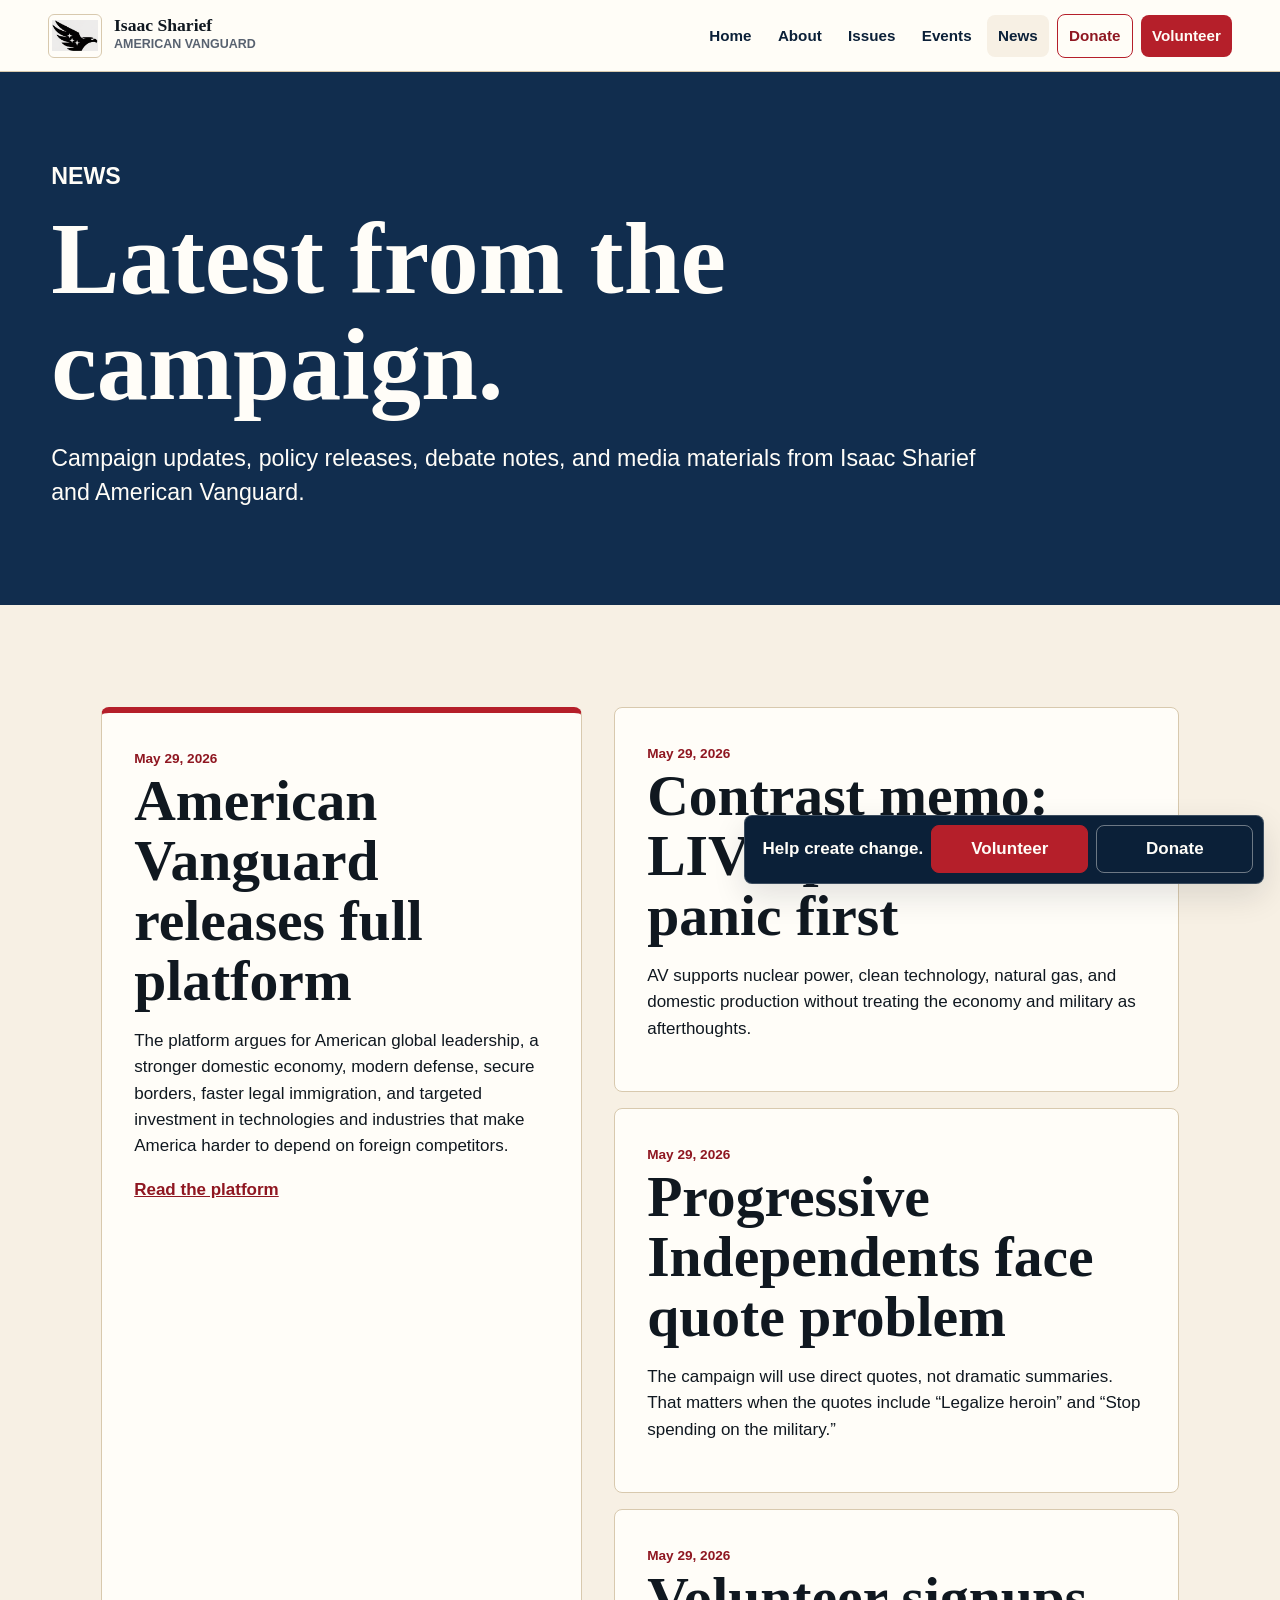
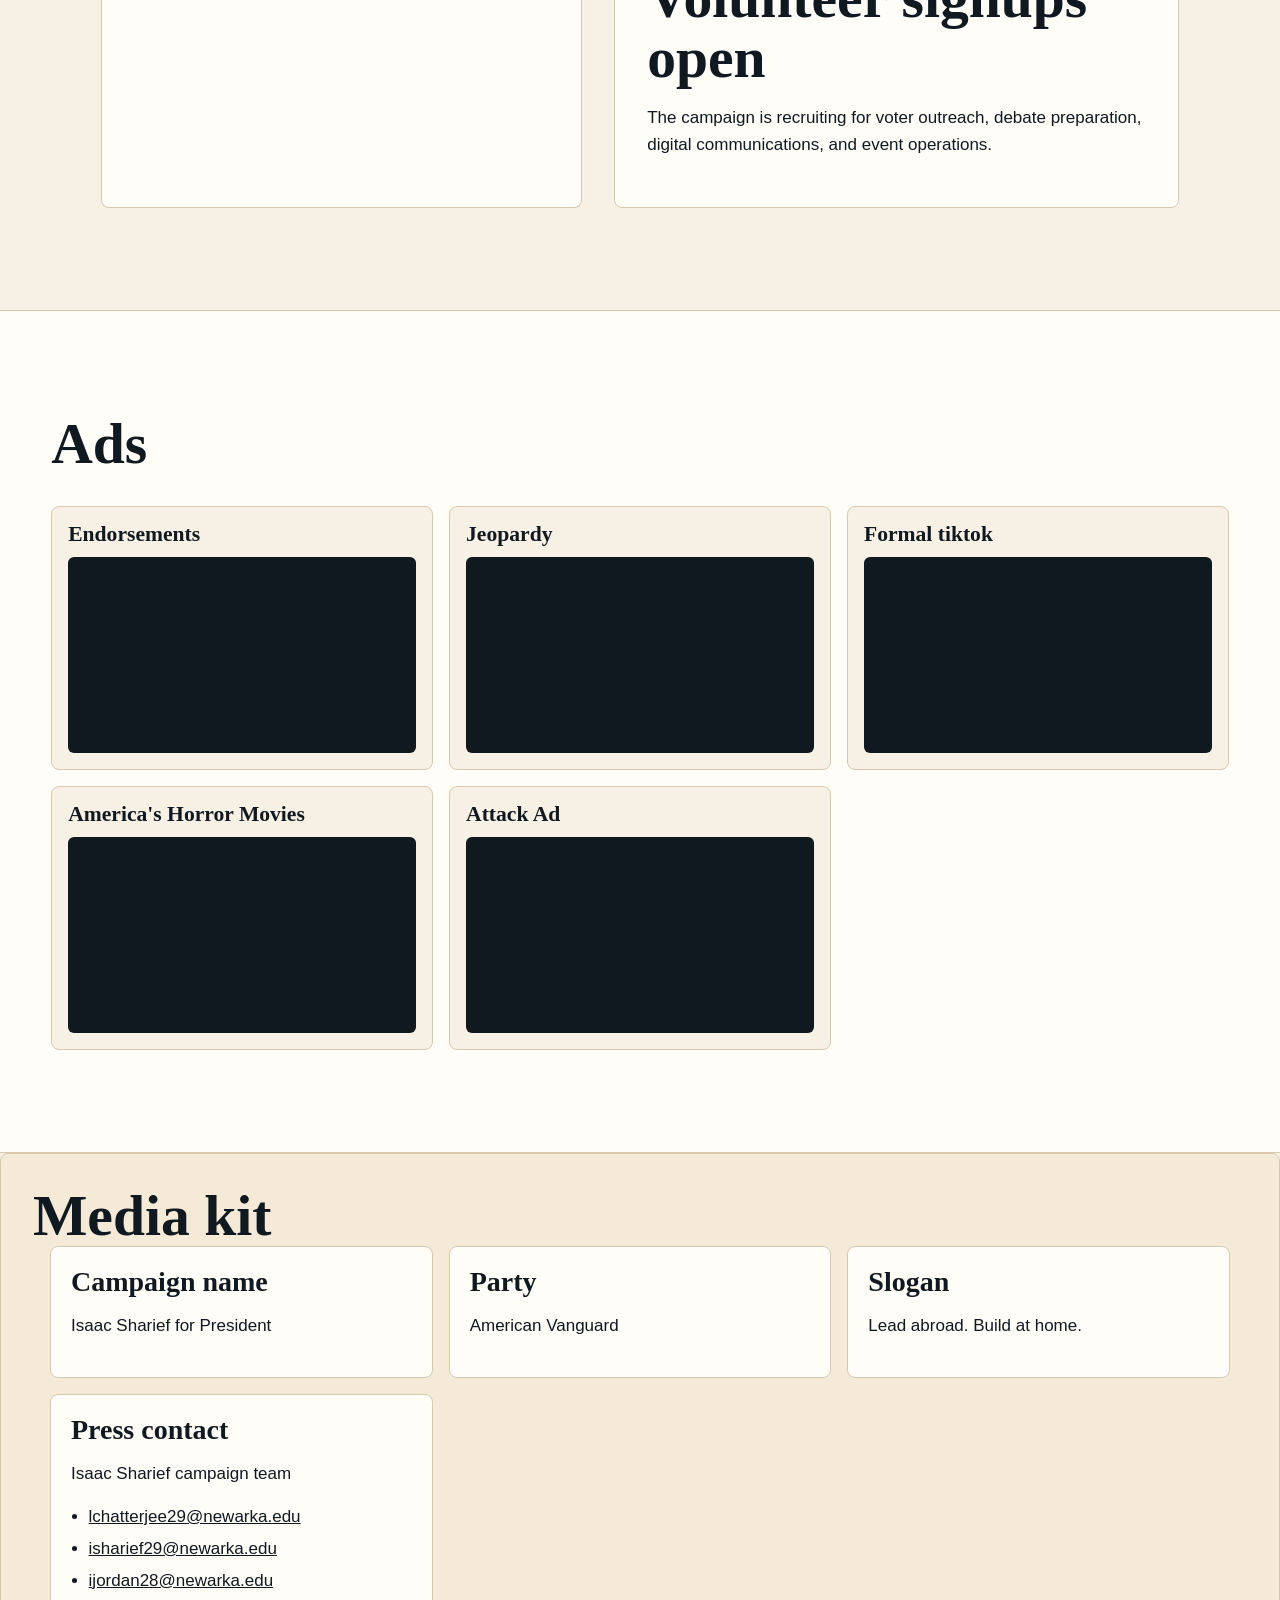
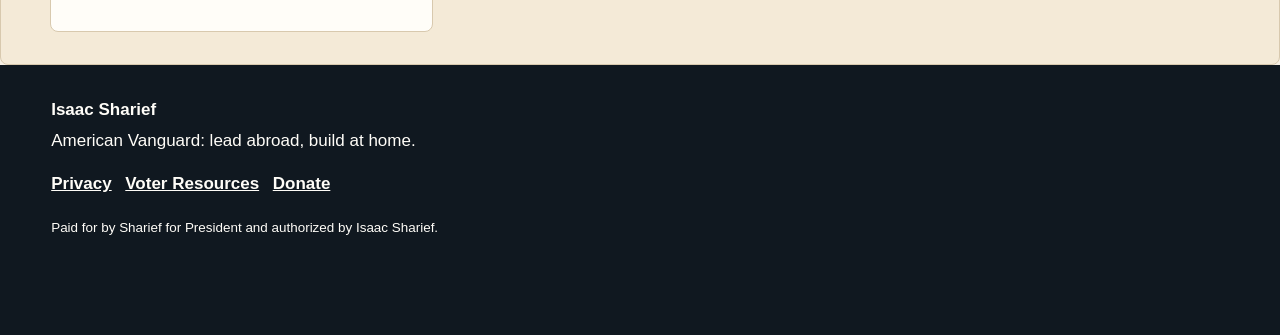
<file: news.html>
<!--
  News page.
  Non-obvious note: this page shows campaign updates and media materials
  without inventing endorsements or third-party validation.
-->
<!doctype html>
<html lang="en">
  <head>
    <meta charset="utf-8">
    <meta name="viewport" content="width=device-width, initial-scale=1">
    <title>News | Isaac Sharief for President</title>
    <meta name="description" content="Campaign updates, press notes, and media materials from Isaac Sharief and American Vanguard.">
    <link rel="stylesheet" href="styles.css">
  </head>
  <body>
    <a class="skip-link" href="#main">Skip to main content</a>
    <header class="site-header">
      <a class="brand" href="index.html" aria-label="Isaac Sharief for President home">
        <img class="brand-mark" src="assets/av-eagle.png" alt="" aria-hidden="true">
        <span><strong>Isaac Sharief</strong><small>American Vanguard</small></span>
      </a>
      <button class="nav-toggle" type="button" aria-expanded="false" aria-controls="site-nav"><span>Menu</span></button>
      <nav class="site-nav" id="site-nav" aria-label="Main navigation">
        <a href="index.html">Home</a>
        <a href="about.html">About</a>
        <a href="issues.html">Issues</a>
        <a href="events.html">Events</a>
        <a href="news.html" aria-current="page">News</a>
        <a class="nav-donate" href="donate.html">Donate</a>
        <a class="nav-join" href="volunteer.html">Volunteer</a>
      </nav>
    </header>

    <main id="main">
      <section class="page-hero">
        <p class="eyebrow">News</p>
        <h1>Latest from the campaign.</h1>
        <p>
          Campaign updates, policy releases, debate notes, and media materials
          from Isaac Sharief and American Vanguard.
        </p>
      </section>

      <section class="section news-layout" aria-label="Campaign updates">
        <article class="news-lead">
          <time datetime="2026-05-29">May 29, 2026</time>
          <h2>American Vanguard releases full platform</h2>
          <p>
            The platform argues for American global leadership, a stronger
            domestic economy, modern defense, secure borders, faster legal
            immigration, and targeted investment in technologies and industries
            that make America harder to depend on foreign competitors.
          </p>
          <a class="text-link" href="issues.html">Read the platform</a>
        </article>

        <div class="news-list">
          <article>
            <time datetime="2026-05-29">May 29, 2026</time>
            <h2>Contrast memo: LIVE puts climate panic first</h2>
            <p>
              AV supports nuclear power, clean technology, natural gas, and
              domestic production without treating the economy and military as
              afterthoughts.
            </p>
          </article>
          <article>
            <time datetime="2026-05-29">May 29, 2026</time>
            <h2>Progressive Independents face quote problem</h2>
            <p>
              The campaign will use direct quotes, not dramatic summaries. That
              matters when the quotes include “Legalize heroin” and “Stop
              spending on the military.”
            </p>
          </article>
          <article>
            <time datetime="2026-05-29">May 29, 2026</time>
            <h2>Volunteer signups open</h2>
            <p>
              The campaign is recruiting for voter outreach, debate preparation,
              digital communications, and event operations.
            </p>
          </article>
        </div>
      </section>

      <section class="section ads-section" aria-labelledby="ads-title">
        <div class="section-heading">
          <h2 id="ads-title">Ads</h2>
        </div>
        <div class="ads-grid">
          <article class="ad-card">
            <h3>Endorsements</h3>
            <iframe src="https://www.youtube.com/embed/Bx6qWdqrgWs" title="Endorsements" allow="accelerometer; autoplay; clipboard-write; encrypted-media; gyroscope; picture-in-picture; web-share" allowfullscreen></iframe>
          </article>
          <article class="ad-card">
            <h3>Jeopardy</h3>
            <iframe src="https://www.youtube.com/embed/WhyGTo_l5hU" title="Jeopardy" allow="accelerometer; autoplay; clipboard-write; encrypted-media; gyroscope; picture-in-picture; web-share" allowfullscreen></iframe>
          </article>
          <article class="ad-card">
            <h3>Formal tiktok</h3>
            <iframe src="https://www.youtube.com/embed/xVYNjaBEAMU" title="Formal tiktok" allow="accelerometer; autoplay; clipboard-write; encrypted-media; gyroscope; picture-in-picture; web-share" allowfullscreen></iframe>
          </article>
          <article class="ad-card">
            <h3>America's Horror Movies</h3>
            <iframe src="https://www.youtube.com/embed/MvU-rlFycoQ" title="America's Horror Movies" allow="accelerometer; autoplay; clipboard-write; encrypted-media; gyroscope; picture-in-picture; web-share" allowfullscreen></iframe>
          </article>
          <article class="ad-card">
            <h3>Attack Ad</h3>
            <iframe src="https://www.youtube.com/embed/Wn6wzzGhn5A" title="Attack Ad" allow="accelerometer; autoplay; clipboard-write; encrypted-media; gyroscope; picture-in-picture; web-share" allowfullscreen></iframe>
          </article>
        </div>
      </section>

      <section class="section media-kit" aria-labelledby="media-title">
        <h2 id="media-title">Media kit</h2>
        <div class="media-grid">
          <article>
            <h3>Campaign name</h3>
            <p>Isaac Sharief for President</p>
          </article>
          <article>
            <h3>Party</h3>
            <p>American Vanguard</p>
          </article>
          <article>
            <h3>Slogan</h3>
            <p>Lead abroad. Build at home.</p>
          </article>
          <article>
            <h3>Press contact</h3>
            <p>Isaac Sharief campaign team</p>
            <ul class="contact-list">
              <li><a href="mailto:lchatterjee29@newarka.edu">lchatterjee29@newarka.edu</a></li>
              <li><a href="mailto:isharief29@newarka.edu">isharief29@newarka.edu</a></li>
              <li><a href="mailto:ijordan28@newarka.edu">ijordan28@newarka.edu</a></li>
            </ul>
          </article>
        </div>
      </section>
    </main>

    <aside class="sticky-cta" aria-label="Campaign quick actions">
      <span>Help create change.</span>
      <a href="volunteer.html">Volunteer</a>
      <a href="donate.html">Donate</a>
    </aside>

    <footer class="site-footer">
      <div><strong>Isaac Sharief</strong><p>American Vanguard: lead abroad, build at home.</p></div>
      <nav aria-label="Footer navigation"><a href="privacy.html">Privacy</a><a href="voter-resources.html">Voter Resources</a><a href="donate.html">Donate</a></nav>
      <p class="disclaimer">Paid for by Sharief for President and authorized by Isaac Sharief.</p>
    </footer>
    <script src="script.js"></script>
  </body>
</html>
</file>
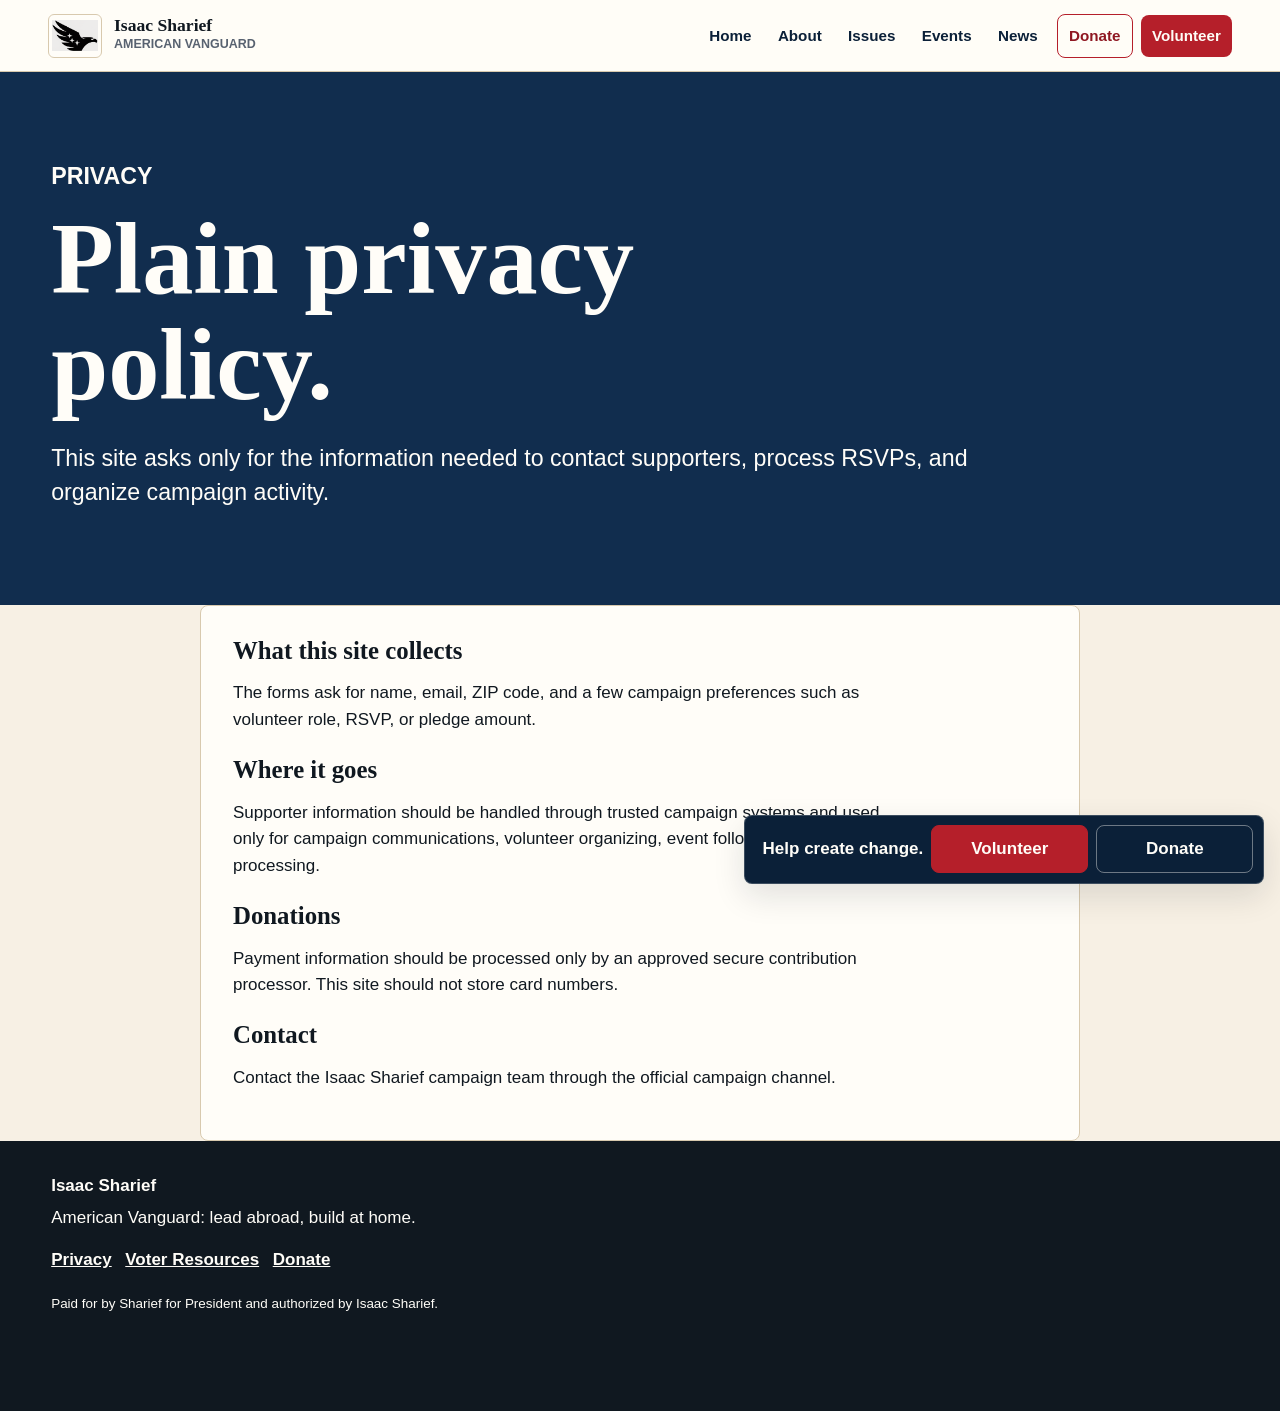
<file: privacy.html>
<!--
  Privacy page.
  Non-obvious note: forms are local-only in this static version, so the policy
  explains how campaign forms handle supporter information.
-->
<!doctype html>
<html lang="en">
  <head>
    <meta charset="utf-8">
    <meta name="viewport" content="width=device-width, initial-scale=1">
    <title>Privacy | Isaac Sharief for President</title>
    <meta name="description" content="Privacy policy for the Isaac Sharief and American Vanguard campaign website.">
    <link rel="stylesheet" href="styles.css">
  </head>
  <body>
    <a class="skip-link" href="#main">Skip to main content</a>
    <header class="site-header">
      <a class="brand" href="index.html" aria-label="Isaac Sharief for President home">
        <img class="brand-mark" src="assets/av-eagle.png" alt="" aria-hidden="true">
        <span><strong>Isaac Sharief</strong><small>American Vanguard</small></span>
      </a>
      <button class="nav-toggle" type="button" aria-expanded="false" aria-controls="site-nav"><span>Menu</span></button>
      <nav class="site-nav" id="site-nav" aria-label="Main navigation">
        <a href="index.html">Home</a>
        <a href="about.html">About</a>
        <a href="issues.html">Issues</a>
        <a href="events.html">Events</a>
        <a href="news.html">News</a>
        <a class="nav-donate" href="donate.html">Donate</a>
        <a class="nav-join" href="volunteer.html">Volunteer</a>
      </nav>
    </header>

    <main id="main">
      <section class="page-hero">
        <p class="eyebrow">Privacy</p>
        <h1>Plain privacy policy.</h1>
        <p>
          This site asks only for the information needed to contact supporters,
          process RSVPs, and organize campaign activity.
        </p>
      </section>

      <section class="section policy-text">
        <h2>What this site collects</h2>
        <p>
          The forms ask for name, email, ZIP code, and a few campaign
          preferences such as volunteer role, RSVP, or pledge amount.
        </p>
        <h2>Where it goes</h2>
        <p>
          Supporter information should be handled through trusted campaign
          systems and used only for campaign communications, volunteer
          organizing, event follow-up, and contribution processing.
        </p>
        <h2>Donations</h2>
        <p>
          Payment information should be processed only by an approved secure
          contribution processor. This site should not store card numbers.
        </p>
        <h2>Contact</h2>
        <p>
          Contact the Isaac Sharief campaign team through the official campaign channel.
        </p>
      </section>
    </main>

    <aside class="sticky-cta" aria-label="Campaign quick actions">
      <span>Help create change.</span>
      <a href="volunteer.html">Volunteer</a>
      <a href="donate.html">Donate</a>
    </aside>

    <footer class="site-footer">
      <div><strong>Isaac Sharief</strong><p>American Vanguard: lead abroad, build at home.</p></div>
      <nav aria-label="Footer navigation"><a href="privacy.html">Privacy</a><a href="voter-resources.html">Voter Resources</a><a href="donate.html">Donate</a></nav>
      <p class="disclaimer">Paid for by Sharief for President and authorized by Isaac Sharief.</p>
    </footer>
    <script src="script.js"></script>
  </body>
</html>
</file>
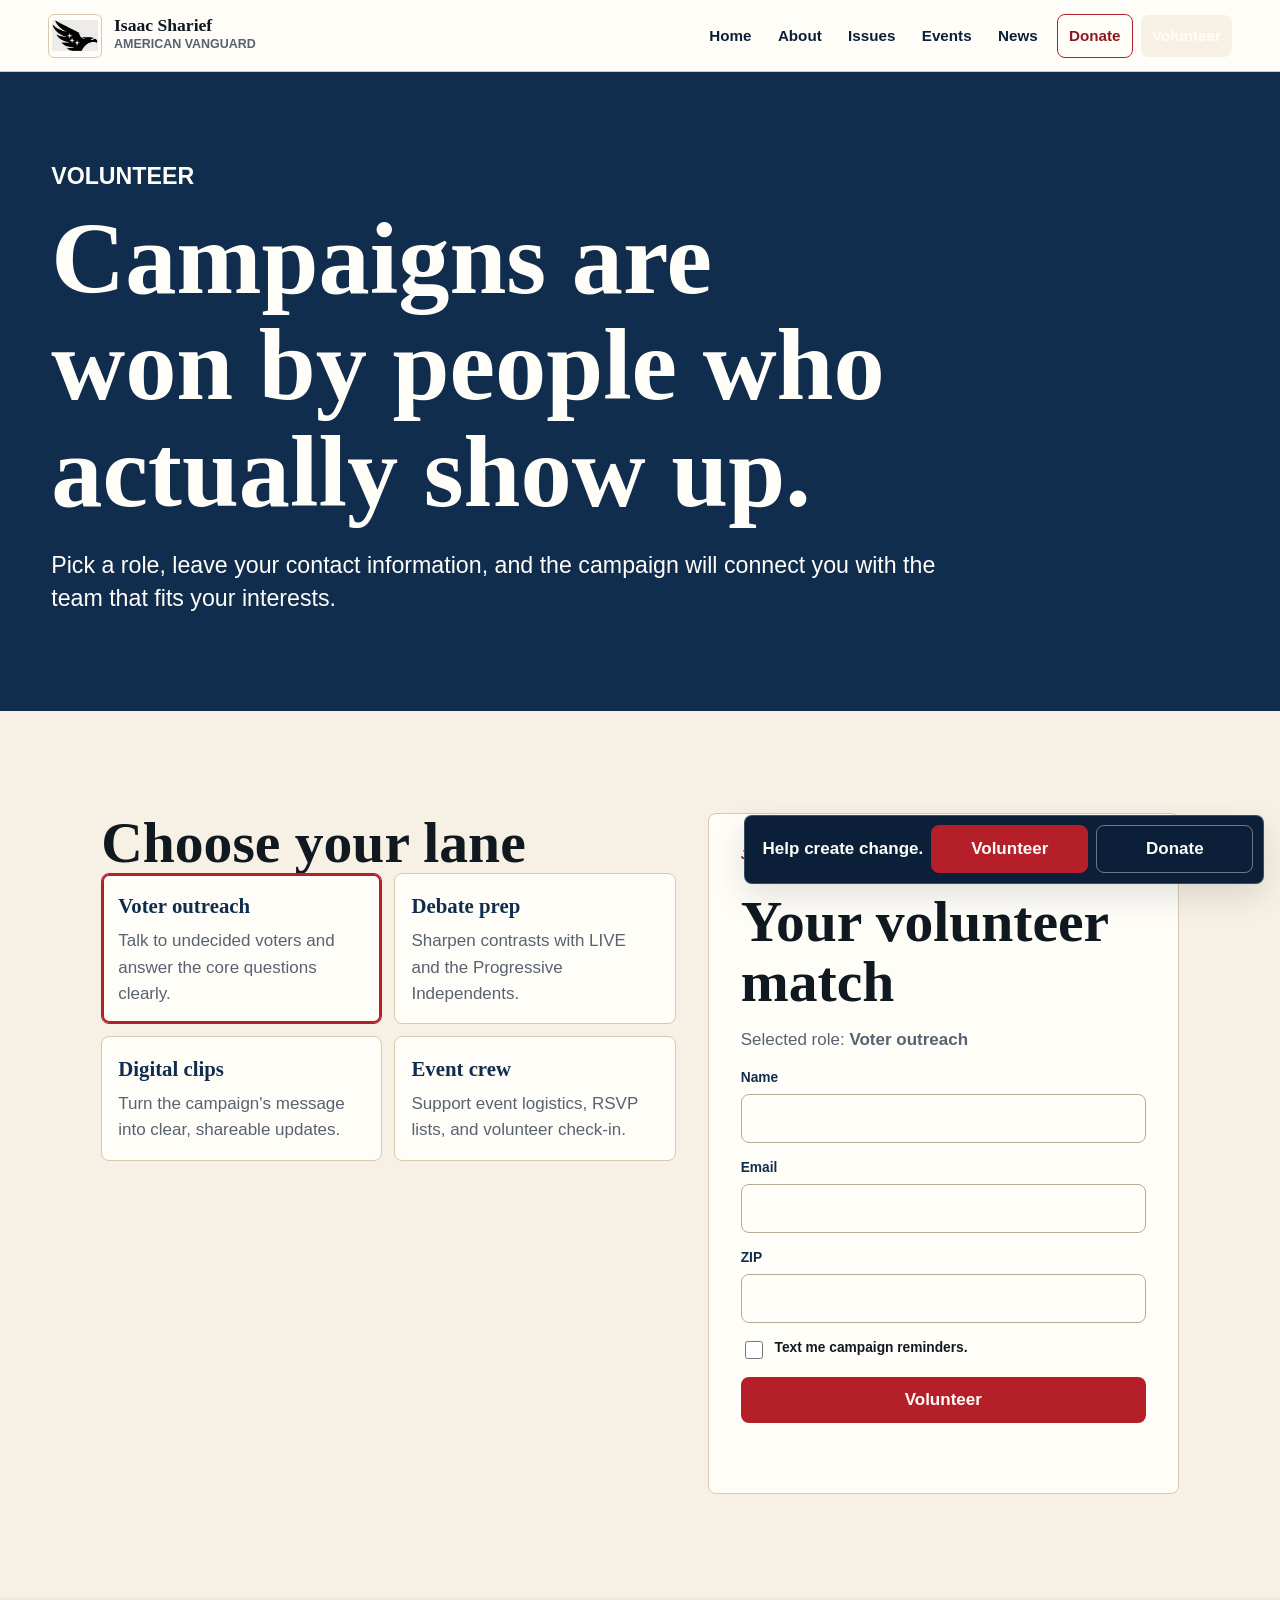
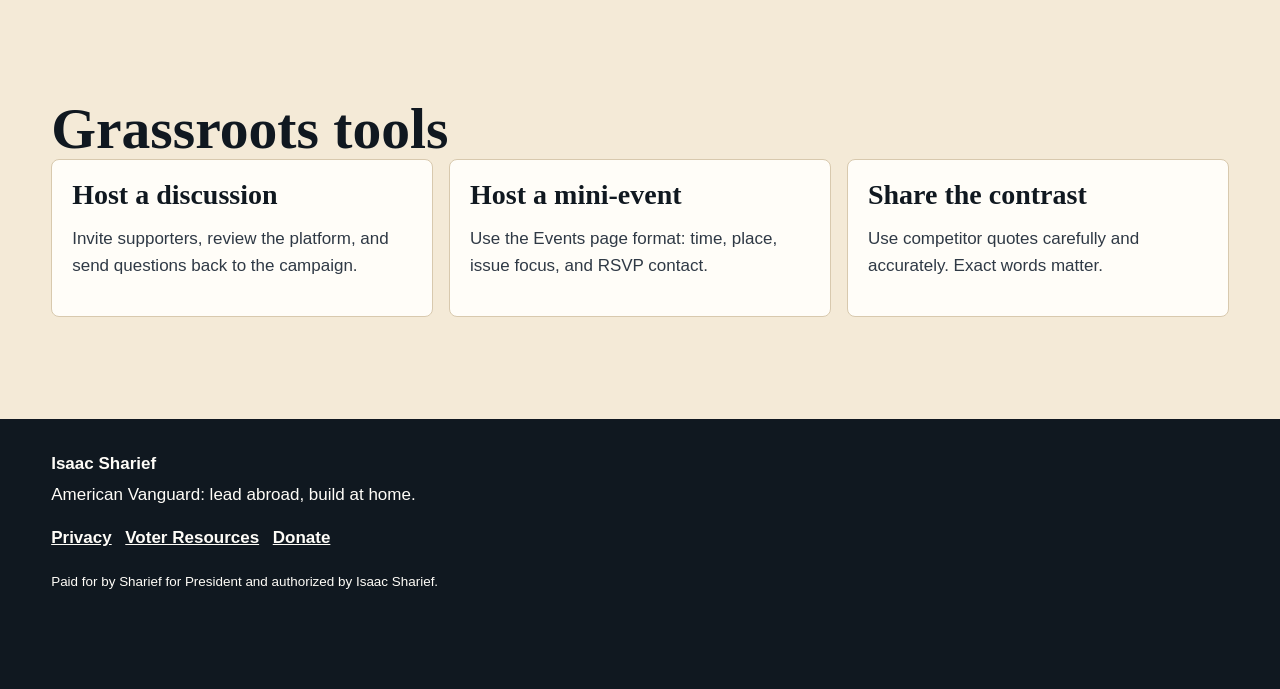
<file: volunteer.html>
<!--
  Volunteer page.
  Non-obvious note: role selection happens before the three-field signup so the
  form stays short while still matching people to useful campaign work.
-->
<!doctype html>
<html lang="en">
  <head>
    <meta charset="utf-8">
    <meta name="viewport" content="width=device-width, initial-scale=1">
    <title>Volunteer | Isaac Sharief for President</title>
    <meta name="description" content="Volunteer for Isaac Sharief and American Vanguard.">
    <link rel="stylesheet" href="styles.css">
  </head>
  <body>
    <a class="skip-link" href="#main">Skip to main content</a>
    <header class="site-header">
      <a class="brand" href="index.html" aria-label="Isaac Sharief for President home">
        <img class="brand-mark" src="assets/av-eagle.png" alt="" aria-hidden="true">
        <span><strong>Isaac Sharief</strong><small>American Vanguard</small></span>
      </a>
      <button class="nav-toggle" type="button" aria-expanded="false" aria-controls="site-nav"><span>Menu</span></button>
      <nav class="site-nav" id="site-nav" aria-label="Main navigation">
        <a href="index.html">Home</a>
        <a href="about.html">About</a>
        <a href="issues.html">Issues</a>
        <a href="events.html">Events</a>
        <a href="news.html">News</a>
        <a class="nav-donate" href="donate.html">Donate</a>
        <a class="nav-join" href="volunteer.html" aria-current="page">Volunteer</a>
      </nav>
    </header>

    <main id="main">
      <section class="page-hero">
        <p class="eyebrow">Volunteer</p>
        <h1>Campaigns are won by people who actually show up.</h1>
        <p>
          Pick a role, leave your contact information, and the campaign will
          connect you with the team that fits your interests.
        </p>
      </section>

      <section class="section volunteer-layout" aria-labelledby="roles-title">
        <div>
          <h2 id="roles-title">Choose your lane</h2>
          <div class="role-grid" role="list">
            <button class="role-card is-selected" type="button" data-role="Voter outreach" role="listitem">
              <strong>Voter outreach</strong>
              <span>Talk to undecided voters and answer the core questions clearly.</span>
            </button>
            <button class="role-card" type="button" data-role="Debate prep" role="listitem">
              <strong>Debate prep</strong>
              <span>Sharpen contrasts with LIVE and the Progressive Independents.</span>
            </button>
            <button class="role-card" type="button" data-role="Digital clips" role="listitem">
              <strong>Digital clips</strong>
              <span>Turn the campaign's message into clear, shareable updates.</span>
            </button>
            <button class="role-card" type="button" data-role="Event crew" role="listitem">
              <strong>Event crew</strong>
              <span>Support event logistics, RSVP lists, and volunteer check-in.</span>
            </button>
          </div>
        </div>

        <form class="signup-panel" data-form="volunteer">
          <p class="eyebrow">Join the Team</p>
          <h2>Your volunteer match</h2>
          <input type="hidden" name="role" id="selected-role" value="Voter outreach">
          <p class="selected-role-text">Selected role: <strong>Voter outreach</strong></p>
          <label>
            <span>Name</span>
            <input name="name" autocomplete="name" required>
          </label>
          <label>
            <span>Email</span>
            <input type="email" name="email" autocomplete="email" required>
          </label>
          <label>
            <span>ZIP</span>
            <input name="zip" inputmode="numeric" autocomplete="postal-code" required>
          </label>
          <label class="checkbox-line">
            <input type="checkbox" name="sms">
            <span>Text me campaign reminders.</span>
          </label>
          <button class="button button-primary" type="submit">Volunteer</button>
          <p class="form-status" role="status" aria-live="polite"></p>
        </form>
      </section>

      <section class="section organizer-strip" aria-labelledby="organizers-title">
        <h2 id="organizers-title">Grassroots tools</h2>
        <div class="values-row">
          <article>
            <h3>Host a discussion</h3>
            <p>Invite supporters, review the platform, and send questions back to the campaign.</p>
          </article>
          <article>
            <h3>Host a mini-event</h3>
            <p>Use the Events page format: time, place, issue focus, and RSVP contact.</p>
          </article>
          <article>
            <h3>Share the contrast</h3>
            <p>Use competitor quotes carefully and accurately. Exact words matter.</p>
          </article>
        </div>
      </section>
    </main>

    <aside class="sticky-cta" aria-label="Campaign quick actions">
      <span>Help create change.</span>
      <a href="volunteer.html">Volunteer</a>
      <a href="donate.html">Donate</a>
    </aside>

    <footer class="site-footer">
      <div><strong>Isaac Sharief</strong><p>American Vanguard: lead abroad, build at home.</p></div>
      <nav aria-label="Footer navigation"><a href="privacy.html">Privacy</a><a href="voter-resources.html">Voter Resources</a><a href="donate.html">Donate</a></nav>
      <p class="disclaimer">Paid for by Sharief for President and authorized by Isaac Sharief.</p>
    </footer>
    <script src="script.js"></script>
  </body>
</html>
</file>
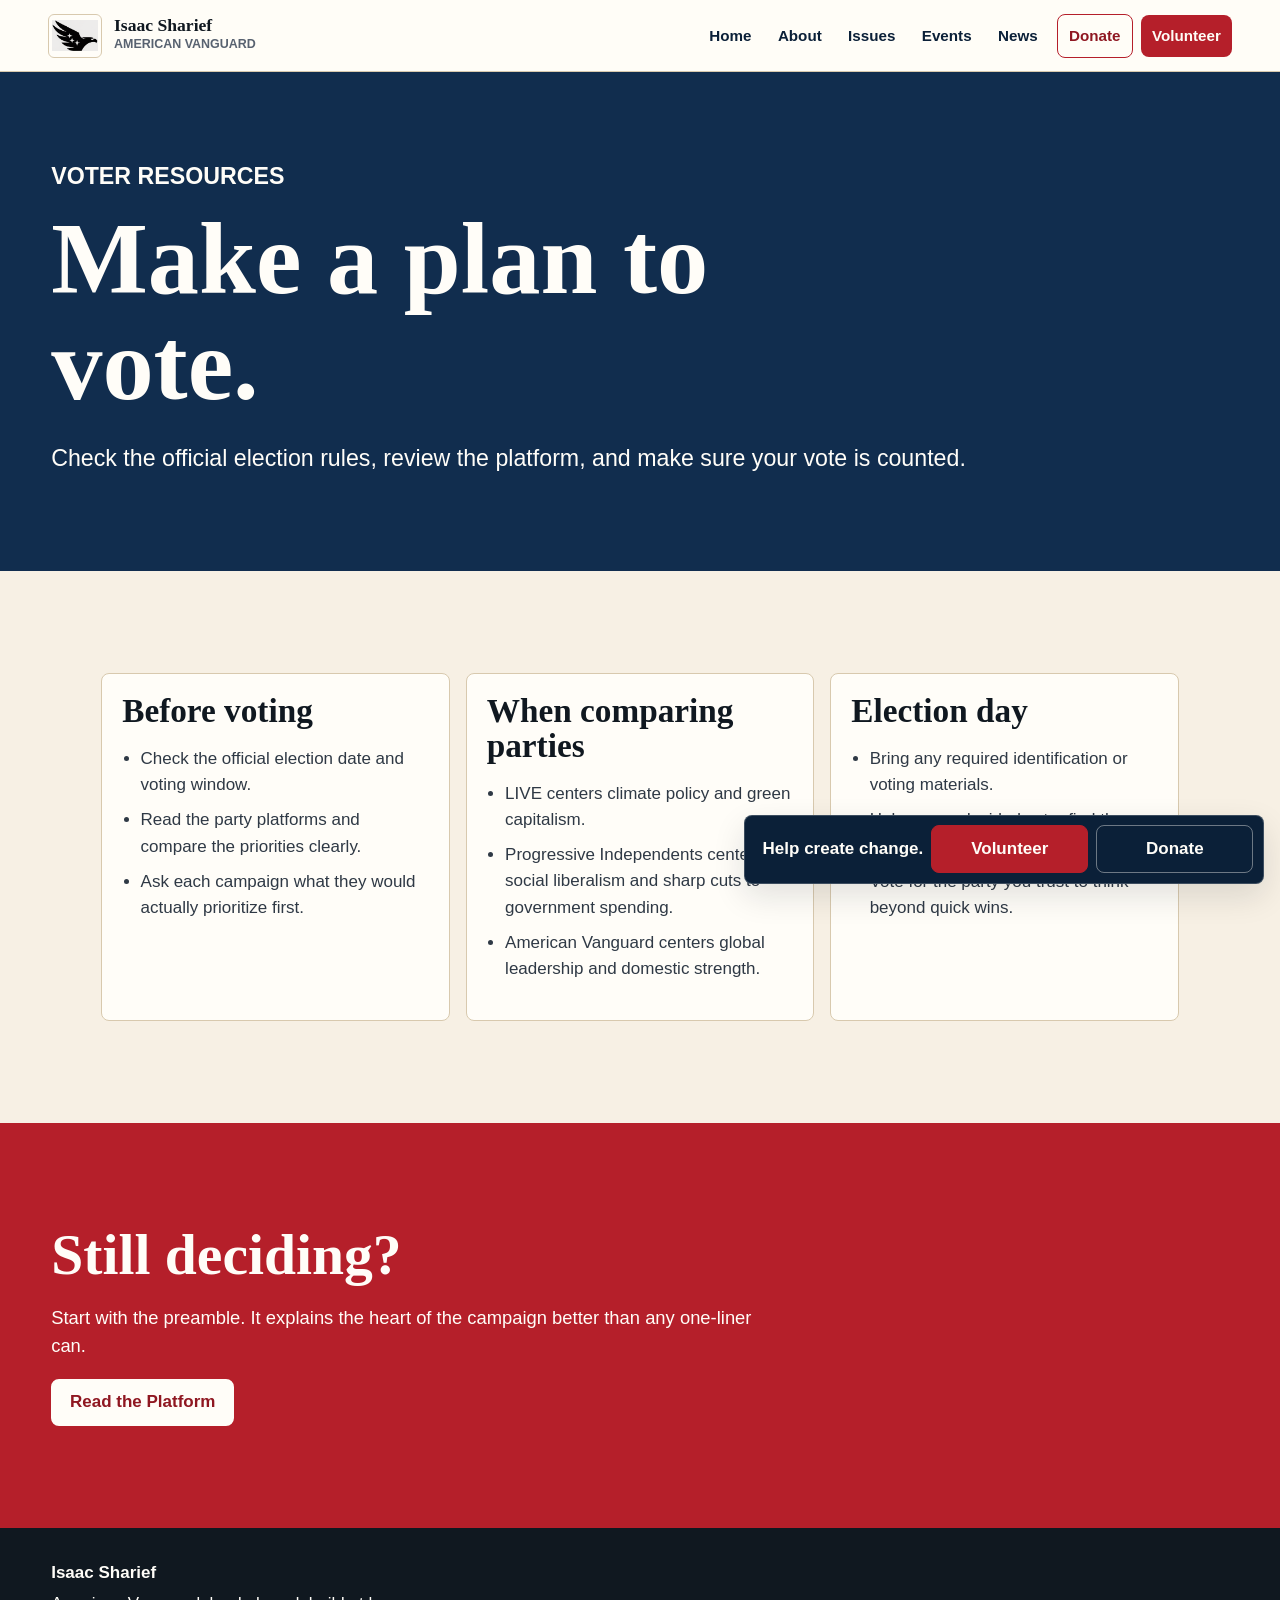
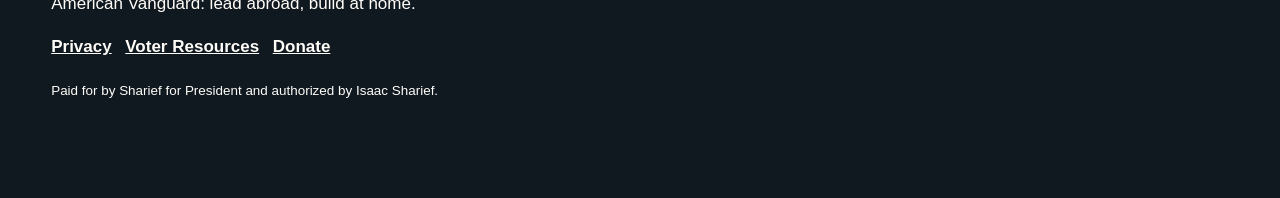
<file: voter-resources.html>
<!--
  Voter resources page.
  Non-obvious note: deadline language stays general so the page can be updated
  with official election dates when they are available.
-->
<!doctype html>
<html lang="en">
  <head>
    <meta charset="utf-8">
    <meta name="viewport" content="width=device-width, initial-scale=1">
    <title>Voter Resources | Isaac Sharief for President</title>
    <meta name="description" content="Voter resources for the Isaac Sharief and American Vanguard campaign.">
    <link rel="stylesheet" href="styles.css">
  </head>
  <body>
    <a class="skip-link" href="#main">Skip to main content</a>
    <header class="site-header">
      <a class="brand" href="index.html" aria-label="Isaac Sharief for President home">
        <img class="brand-mark" src="assets/av-eagle.png" alt="" aria-hidden="true">
        <span><strong>Isaac Sharief</strong><small>American Vanguard</small></span>
      </a>
      <button class="nav-toggle" type="button" aria-expanded="false" aria-controls="site-nav"><span>Menu</span></button>
      <nav class="site-nav" id="site-nav" aria-label="Main navigation">
        <a href="index.html">Home</a>
        <a href="about.html">About</a>
        <a href="issues.html">Issues</a>
        <a href="events.html">Events</a>
        <a href="news.html">News</a>
        <a class="nav-donate" href="donate.html">Donate</a>
        <a class="nav-join" href="volunteer.html">Volunteer</a>
      </nav>
    </header>

    <main id="main">
      <section class="page-hero">
        <p class="eyebrow">Voter Resources</p>
        <h1>Make a plan to vote.</h1>
        <p>
          Check the official election rules, review the platform, and make sure
          your vote is counted.
        </p>
      </section>

      <section class="section resource-layout" aria-label="Voter guidance">
        <article class="resource-panel">
          <h2>Before voting</h2>
          <ul>
            <li>Check the official election date and voting window.</li>
            <li>Read the party platforms and compare the priorities clearly.</li>
            <li>Ask each campaign what they would actually prioritize first.</li>
          </ul>
        </article>
        <article class="resource-panel">
          <h2>When comparing parties</h2>
          <ul>
            <li>LIVE centers climate policy and green capitalism.</li>
            <li>Progressive Independents center social liberalism and sharp cuts to government spending.</li>
            <li>American Vanguard centers global leadership and domestic strength.</li>
          </ul>
        </article>
        <article class="resource-panel">
          <h2>Election day</h2>
          <ul>
            <li>Bring any required identification or voting materials.</li>
            <li>Help one undecided voter find the platform page.</li>
            <li>Vote for the party you trust to think beyond quick wins.</li>
          </ul>
        </article>
      </section>

      <section class="section final-pitch" aria-labelledby="ask-title">
        <h2 id="ask-title">Still deciding?</h2>
        <p>
          Start with the preamble. It explains the heart of the campaign better
          than any one-liner can.
        </p>
        <a class="button button-primary" href="issues.html">Read the Platform</a>
      </section>
    </main>

    <aside class="sticky-cta" aria-label="Campaign quick actions">
      <span>Help create change.</span>
      <a href="volunteer.html">Volunteer</a>
      <a href="donate.html">Donate</a>
    </aside>

    <footer class="site-footer">
      <div><strong>Isaac Sharief</strong><p>American Vanguard: lead abroad, build at home.</p></div>
      <nav aria-label="Footer navigation"><a href="privacy.html">Privacy</a><a href="voter-resources.html">Voter Resources</a><a href="donate.html">Donate</a></nav>
      <p class="disclaimer">Paid for by Sharief for President and authorized by Isaac Sharief.</p>
    </footer>
    <script src="script.js"></script>
  </body>
</html>
</file>
<file: styles.css>
/*
  American Vanguard site styles.
  Non-obvious decisions: the palette is limited to navy, red, paper, and a
  small brass accent; the type pairing uses local system fonts so GitHub Pages
  loads fast without outside font calls.
*/
:root {
  --ink: #101820;
  --navy: #112d4e;
  --navy-dark: #0b2038;
  --red: #b51f2a;
  --red-dark: #8f1721;
  --paper: #f7f0e4;
  --white: #fffdf8;
  --brass: #c69214;
  --line: #d8c9ae;
  --muted: #586270;
  --font-display: Georgia, "Times New Roman", serif;
  --font-body: "Segoe UI", Tahoma, Geneva, Verdana, sans-serif;
  --shadow: 0 12px 32px rgba(16, 24, 32, 0.12);
  --radius: 8px;
}

* {
  box-sizing: border-box;
}

html {
  scroll-behavior: smooth;
}

body {
  margin: 0;
  color: var(--ink);
  background: var(--paper);
  font-family: var(--font-body);
  font-size: 17px;
  line-height: 1.55;
}

img {
  display: block;
  max-width: 100%;
}

a {
  color: inherit;
}

button,
input {
  font: inherit;
}

button {
  cursor: pointer;
}

:focus-visible {
  outline: 3px solid var(--brass);
  outline-offset: 3px;
}

.skip-link {
  position: absolute;
  left: 1rem;
  top: -4rem;
  z-index: 100;
  background: var(--ink);
  color: var(--white);
  padding: 0.7rem 1rem;
}

.skip-link:focus {
  top: 1rem;
}

.site-header {
  position: sticky;
  top: 0;
  z-index: 50;
  display: flex;
  align-items: center;
  justify-content: space-between;
  gap: 1rem;
  padding: 0.85rem clamp(1rem, 4vw, 3rem);
  background: rgba(255, 253, 248, 0.96);
  border-bottom: 1px solid var(--line);
}

.brand {
  display: inline-flex;
  align-items: center;
  gap: 0.75rem;
  text-decoration: none;
}

.brand-mark {
  width: 54px;
  height: 44px;
  padding: 3px;
  object-fit: contain;
  background: var(--white);
  border: 1px solid var(--line);
  border-radius: 6px;
}

.brand strong {
  display: block;
  font-family: var(--font-display);
  font-size: 1.1rem;
  line-height: 1;
}

.brand small {
  display: block;
  color: var(--muted);
  font-size: 0.78rem;
  font-weight: 700;
  letter-spacing: 0;
  text-transform: uppercase;
}

.nav-toggle {
  display: inline-flex;
  align-items: center;
  justify-content: center;
  min-height: 42px;
  padding: 0 0.85rem;
  color: var(--navy);
  background: var(--white);
  border: 1px solid var(--line);
  border-radius: var(--radius);
  font-weight: 800;
}

.site-nav {
  position: absolute;
  left: 1rem;
  right: 1rem;
  top: calc(100% + 0.5rem);
  display: none;
  padding: 0.75rem;
  background: var(--white);
  border: 1px solid var(--line);
  box-shadow: var(--shadow);
}

.site-nav.is-open {
  display: grid;
  gap: 0.25rem;
}

.site-nav a {
  display: block;
  padding: 0.72rem 0.85rem;
  border-radius: var(--radius);
  color: var(--navy-dark);
  font-size: 0.95rem;
  font-weight: 800;
  text-decoration: none;
}

.site-nav a:hover,
.site-nav a[aria-current="page"] {
  background: var(--paper);
}

.site-nav .nav-donate {
  border: 1px solid var(--red);
  color: var(--red-dark);
}

.site-nav .nav-join {
  color: var(--white);
  background: var(--red);
}

.hero,
.page-hero,
.section {
  padding-inline: clamp(1rem, 4vw, 4rem);
}

.split-hero {
  display: grid;
  gap: 2rem;
  align-items: stretch;
  min-height: calc(100vh - 76px);
  padding-top: clamp(2rem, 6vw, 4.5rem);
  padding-bottom: clamp(3rem, 8vw, 5rem);
  background:
    linear-gradient(90deg, rgba(17, 45, 78, 0.08) 1px, transparent 1px),
    var(--paper);
  background-size: 34px 34px;
}

.hero-copy {
  max-width: 760px;
  align-self: center;
}

.eyebrow,
.section-kicker {
  margin: 0 0 0.75rem;
  color: var(--red-dark);
  font-size: 0.79rem;
  font-weight: 900;
  letter-spacing: 0;
  text-transform: uppercase;
}

h1,
h2,
h3 {
  margin: 0;
  font-family: var(--font-display);
  line-height: 1.04;
  letter-spacing: 0;
}

h1 {
  max-width: 860px;
  font-size: clamp(2.85rem, 8vw, 6.8rem);
  font-weight: 700;
}

h2 {
  font-size: clamp(2rem, 4.5vw, 4rem);
}

h3 {
  font-size: clamp(1.3rem, 2.4vw, 1.75rem);
}

p {
  max-width: 72ch;
}

.lede,
.page-hero p {
  color: #243241;
  font-size: clamp(1.12rem, 2.1vw, 1.45rem);
  line-height: 1.45;
}

.hero-actions,
.section-cta {
  display: flex;
  flex-wrap: wrap;
  gap: 0.75rem;
  margin-top: 1.5rem;
}

.button {
  display: inline-flex;
  align-items: center;
  justify-content: center;
  min-height: 46px;
  padding: 0.75rem 1.05rem;
  border: 2px solid transparent;
  border-radius: var(--radius);
  font-weight: 900;
  line-height: 1.1;
  text-decoration: none;
}

.button-primary {
  color: var(--white);
  background: var(--red);
  border-color: var(--red);
}

.button-primary:hover {
  background: var(--red-dark);
  border-color: var(--red-dark);
}

.button-secondary {
  color: var(--navy);
  background: var(--white);
  border-color: var(--navy);
}

.button-secondary:hover {
  color: var(--white);
  background: var(--navy);
}

.quick-form,
.signup-panel,
.donate-panel,
.dialog-shell {
  display: grid;
  gap: 0.9rem;
}

.quick-form {
  grid-template-columns: 1fr;
  max-width: 760px;
  margin-top: 1.5rem;
  padding: 1rem;
  background: var(--white);
  border: 1px solid var(--line);
  border-radius: var(--radius);
}

label span {
  display: block;
  margin-bottom: 0.32rem;
  color: var(--navy);
  font-size: 0.86rem;
  font-weight: 900;
}

input {
  width: 100%;
  min-height: 46px;
  padding: 0.65rem 0.75rem;
  color: var(--ink);
  background: var(--white);
  border: 1px solid #b8aa92;
  border-radius: var(--radius);
}

.small-note,
.muted,
.processor-note {
  color: var(--muted);
  font-size: 0.92rem;
}

.form-status {
  min-height: 1.4em;
  margin: 0;
  color: var(--navy);
  font-weight: 800;
}

.hero-photo {
  align-self: center;
  margin: 0;
  background: var(--white);
  border: 1px solid var(--line);
  border-radius: var(--radius);
  box-shadow: var(--shadow);
  overflow: hidden;
}

.hero-photo img {
  width: 100%;
  height: min(68vh, 760px);
  object-fit: cover;
}

.hero-photo figcaption,
.story-photo + figcaption {
  padding: 0.75rem 1rem;
  color: var(--navy);
  font-size: 0.92rem;
  font-weight: 900;
  background: var(--white);
  border-top: 1px solid var(--line);
}

.notice-section {
  padding-top: clamp(1.5rem, 4vw, 3rem);
  padding-bottom: clamp(1.5rem, 4vw, 3rem);
  background: var(--white);
  border-block: 1px solid var(--line);
}

.notice-dropdown {
  max-width: 1180px;
  margin: 0 auto;
  padding: 1.25rem;
  background: var(--paper);
  border: 1px solid var(--line);
  border-radius: var(--radius);
}

.notice-dropdown summary,
.platform-details summary {
  color: var(--navy);
  font-weight: 900;
  cursor: pointer;
}

.notice-dropdown p {
  max-width: 100%;
  margin-bottom: 0;
}

.section {
  padding-top: clamp(3rem, 8vw, 6.5rem);
  padding-bottom: clamp(3rem, 8vw, 6.5rem);
}

.intro-band {
  color: var(--white);
  background: var(--navy);
}

.intro-band .section-kicker,
.intro-band p {
  color: var(--white);
}

.two-column {
  display: grid;
  gap: 1.5rem;
  max-width: 1180px;
  margin: 0 auto;
}

.copy-block p:first-child {
  margin-top: 0;
}

.section-heading {
  max-width: 900px;
  margin-bottom: 2rem;
}

.issue-lanes {
  display: grid;
  gap: 0;
  max-width: 1180px;
  margin: 0 auto;
  border-top: 2px solid var(--navy);
}

.issue-lane {
  padding: 1.25rem 0;
  border-bottom: 1px solid var(--line);
}

.lane-number {
  display: inline-block;
  margin-bottom: 0.55rem;
  color: var(--red-dark);
  font-size: 0.78rem;
  font-weight: 900;
}

.issue-lane p,
.momentum-list p,
.values-row p,
.resource-panel li,
.platform-panel li {
  color: #2f3945;
}

.contrast-section {
  background: var(--white);
  border-block: 1px solid var(--line);
}

.quote-stack {
  display: grid;
  gap: 0.75rem;
  margin: 1.5rem 0;
}

blockquote {
  margin: 0;
  padding: 1rem;
  background: var(--paper);
  border-left: 5px solid var(--red);
}

blockquote p {
  margin: 0 0 0.4rem;
  font-family: var(--font-display);
  font-size: 1.25rem;
  line-height: 1.2;
}

cite {
  color: var(--muted);
  font-size: 0.86rem;
  font-style: normal;
  font-weight: 800;
}

.momentum {
  background: #f1e4cf;
}

.momentum-list,
.values-row,
.media-grid,
.resource-layout {
  display: grid;
  gap: 1rem;
  max-width: 1180px;
  margin: 0 auto;
}

.momentum-list article,
.values-row article,
.media-grid article,
.resource-panel {
  padding: 1.25rem;
  background: var(--white);
  border: 1px solid var(--line);
  border-radius: var(--radius);
}

.final-pitch {
  color: var(--white);
  background: var(--red);
}

.final-pitch p {
  font-size: 1.15rem;
}

.final-pitch .button-primary {
  color: var(--red-dark);
  background: var(--white);
  border-color: var(--white);
}

.page-hero {
  padding-top: clamp(3rem, 8vw, 5.5rem);
  padding-bottom: clamp(2.5rem, 7vw, 4.5rem);
  color: var(--white);
  background: var(--navy);
}

.page-hero .eyebrow,
.page-hero p {
  color: var(--white);
}

.story-section,
.volunteer-layout,
.donate-layout,
.events-layout,
.news-layout {
  display: grid;
  gap: 2rem;
  max-width: 1180px;
  margin: 0 auto;
}

.story-photo,
.story-copy,
.signup-panel,
.donate-panel,
.funds-panel,
.calendar-card,
.event-card,
.news-lead,
.news-list article,
.media-kit,
.policy-text,
.platform-panel {
  background: var(--white);
  border: 1px solid var(--line);
  border-radius: var(--radius);
}

.story-photo {
  margin: 0;
  overflow: hidden;
}

.story-copy,
.signup-panel,
.donate-panel,
.funds-panel,
.calendar-card,
.event-card,
.news-lead,
.news-list article,
.media-kit,
.policy-text,
.platform-panel {
  padding: clamp(1.25rem, 3vw, 2rem);
}

.values-strip,
.organizer-strip,
.media-kit {
  background: #f4ead7;
}

.platform-grid {
  display: grid;
  gap: 1rem;
  max-width: 1180px;
  margin: 0 auto;
}

.platform-panel h2 {
  font-size: clamp(1.7rem, 3vw, 2.3rem);
}

.platform-details {
  margin-top: 1rem;
}

.platform-details summary {
  display: list-item;
  width: fit-content;
  min-height: 42px;
  padding: 0.55rem 0.8rem;
  background: var(--paper);
  border: 1px solid var(--line);
  border-radius: var(--radius);
}

.platform-details[open] summary {
  margin-bottom: 0.75rem;
}

.platform-panel ul,
.resource-panel ul,
.check-list {
  padding-left: 1.15rem;
}

.platform-panel li + li,
.resource-panel li + li,
.check-list li + li {
  margin-top: 0.55rem;
}

.events-layout {
  align-items: start;
}

.mini-calendar {
  display: grid;
  grid-template-columns: repeat(7, minmax(0, 1fr));
  gap: 0.35rem;
  margin-top: 1rem;
}

.mini-calendar span,
.mini-calendar b {
  display: grid;
  place-items: center;
  min-height: 36px;
  border: 1px solid var(--line);
  border-radius: 6px;
  font-size: 0.82rem;
}

.mini-calendar span {
  color: var(--navy);
  font-weight: 900;
  border-color: transparent;
}

.mini-calendar .has-event {
  color: var(--white);
  background: var(--red);
  border-color: var(--red);
}

.event-list,
.news-list {
  display: grid;
  gap: 1rem;
}

.event-card time,
.news-layout time {
  color: var(--red-dark);
  font-size: 0.85rem;
  font-weight: 900;
}

.event-card .button {
  margin-top: 0.75rem;
}

.rsvp-dialog {
  width: min(92vw, 560px);
  padding: 0;
  background: transparent;
  border: 0;
}

.rsvp-dialog::backdrop {
  background: rgba(11, 32, 56, 0.66);
}

.dialog-shell {
  position: relative;
  padding: 1.25rem;
  background: var(--white);
  border: 1px solid var(--line);
  border-radius: var(--radius);
}

.dialog-close {
  position: absolute;
  right: 0.8rem;
  top: 0.7rem;
  width: 38px;
  height: 38px;
  color: var(--navy);
  background: var(--paper);
  border: 1px solid var(--line);
  border-radius: var(--radius);
  font-size: 1.6rem;
  line-height: 1;
}

.checkbox-line {
  display: flex;
  align-items: flex-start;
  gap: 0.55rem;
}

.checkbox-line input {
  width: 18px;
  min-height: 18px;
  margin-top: 0.25rem;
}

.checkbox-line span {
  margin: 0;
  color: var(--ink);
  font-weight: 700;
}

.role-grid,
.amount-grid {
  display: grid;
  gap: 0.75rem;
}

.role-card,
.amount-button {
  padding: 1rem;
  text-align: left;
  background: var(--white);
  border: 1px solid var(--line);
  border-radius: var(--radius);
}

.role-card strong,
.role-card span {
  display: block;
}

.role-card strong {
  color: var(--navy);
  font-family: var(--font-display);
  font-size: 1.3rem;
}

.role-card span {
  color: var(--muted);
  margin-top: 0.35rem;
}

.role-card.is-selected,
.amount-button.is-selected {
  border-color: var(--red);
  box-shadow: inset 0 0 0 2px var(--red);
}

.selected-role-text {
  margin: 0;
  color: var(--muted);
}

.amount-grid {
  grid-template-columns: repeat(2, minmax(0, 1fr));
}

.amount-button {
  text-align: center;
  color: var(--navy);
  font-size: 1.35rem;
  font-weight: 900;
}

.progress-wrap {
  display: grid;
  gap: 0.5rem;
  margin: 1.5rem 0;
}

.progress-label {
  display: flex;
  justify-content: space-between;
  gap: 1rem;
  color: var(--navy);
  font-weight: 900;
}

.progress-bar {
  height: 16px;
  overflow: hidden;
  background: var(--paper);
  border: 1px solid var(--line);
  border-radius: 999px;
}

.progress-bar span {
  display: block;
  height: 100%;
  background: var(--red);
}

.boxed {
  padding: 1rem;
  background: var(--paper);
  border: 1px solid var(--line);
  border-radius: var(--radius);
}

.news-lead {
  border-top: 6px solid var(--red);
}

.ads-section {
  background: var(--white);
  border-block: 1px solid var(--line);
}

.ads-grid {
  display: grid;
  gap: 1rem;
  max-width: 1180px;
  margin: 0 auto;
}

.ad-card {
  padding: 1rem;
  background: var(--paper);
  border: 1px solid var(--line);
  border-radius: var(--radius);
}

.ad-card h3 {
  margin-bottom: 0.75rem;
  font-size: 1.35rem;
}

.ad-card iframe {
  display: block;
  width: 100%;
  aspect-ratio: 16 / 9;
  border: 0;
  border-radius: 6px;
  background: var(--ink);
}

.contact-list {
  display: grid;
  gap: 0.35rem;
  padding-left: 1.1rem;
}

.contact-list a {
  overflow-wrap: anywhere;
}

.resource-panel h2 {
  font-size: clamp(1.55rem, 2.6vw, 2.1rem);
  overflow-wrap: anywhere;
}

.text-link {
  color: var(--red-dark);
  font-weight: 900;
}

.policy-text {
  max-width: 880px;
  margin-inline: auto;
}

.policy-text h2 {
  margin-top: 1.5rem;
  font-size: 1.55rem;
}

.policy-text h2:first-child {
  margin-top: 0;
}

.sticky-cta {
  position: fixed;
  left: 1rem;
  right: 1rem;
  bottom: 1rem;
  z-index: 40;
  display: flex;
  align-items: center;
  justify-content: space-between;
  gap: 0.5rem;
  padding: 0.6rem;
  color: var(--white);
  background: var(--navy-dark);
  border: 1px solid rgba(255, 253, 248, 0.2);
  border-radius: var(--radius);
  box-shadow: var(--shadow);
}

.sticky-cta span {
  display: none;
  font-weight: 900;
}

.sticky-cta a {
  flex: 1;
  padding: 0.62rem 0.75rem;
  color: var(--white);
  text-align: center;
  text-decoration: none;
  border: 1px solid rgba(255, 253, 248, 0.4);
  border-radius: var(--radius);
  font-weight: 900;
}

.sticky-cta a:first-of-type {
  background: var(--red);
  border-color: var(--red);
}

.site-footer {
  display: grid;
  gap: 1rem;
  padding: 2rem clamp(1rem, 4vw, 4rem) 6rem;
  color: var(--white);
  background: var(--ink);
}

.site-footer p {
  margin: 0.3rem 0 0;
}

.site-footer nav {
  display: flex;
  flex-wrap: wrap;
  gap: 0.85rem;
}

.site-footer a {
  color: var(--white);
  font-weight: 800;
}

.disclaimer {
  max-width: 78ch;
  font-size: 0.84rem;
}

@media (min-width: 720px) {
  .quick-form {
    grid-template-columns: 1fr 1fr 0.7fr auto;
    align-items: end;
  }

  .quick-form .form-status {
    grid-column: 1 / -1;
  }

  .issue-lanes {
    grid-template-columns: repeat(2, minmax(0, 1fr));
    border-left: 2px solid var(--navy);
  }

  .issue-lane {
    padding: 1.5rem;
    border-right: 1px solid var(--line);
  }

  .momentum-list,
  .values-row,
  .media-grid,
  .resource-layout,
  .ads-grid {
    grid-template-columns: repeat(3, minmax(0, 1fr));
  }

  .platform-grid {
    grid-template-columns: repeat(2, minmax(0, 1fr));
  }

  .platform-wide {
    grid-column: 1 / -1;
  }

  .role-grid {
    grid-template-columns: repeat(2, minmax(0, 1fr));
  }

  .amount-grid {
    grid-template-columns: repeat(4, minmax(0, 1fr));
  }

  .sticky-cta {
    left: auto;
    width: min(520px, calc(100vw - 2rem));
  }

  .sticky-cta span {
    display: inline;
    padding-left: 0.5rem;
  }
}

@media (min-width: 980px) {
  .nav-toggle {
    display: none;
  }

  .site-nav {
    position: static;
    display: flex;
    align-items: center;
    gap: 0.25rem;
    padding: 0;
    background: transparent;
    border: 0;
    box-shadow: none;
  }

  .site-nav a {
    padding: 0.58rem 0.7rem;
  }

  .site-nav .nav-join,
  .site-nav .nav-donate {
    margin-left: 0.25rem;
  }

  .split-hero {
    grid-template-columns: minmax(0, 1.05fr) minmax(360px, 0.72fr);
  }

  .two-column,
  .story-section,
  .volunteer-layout,
  .donate-layout,
  .events-layout,
  .news-layout {
    grid-template-columns: 0.8fr 1.2fr;
  }

  .story-section {
    grid-template-columns: 0.72fr 1.05fr;
  }

  .donate-layout,
  .volunteer-layout {
    grid-template-columns: 1fr 0.82fr;
  }

  .news-layout {
    grid-template-columns: 0.92fr 1.08fr;
  }
}

@media (prefers-reduced-motion: reduce) {
  *,
  *::before,
  *::after {
    scroll-behavior: auto !important;
    transition-duration: 0.01ms !important;
    animation-duration: 0.01ms !important;
    animation-iteration-count: 1 !important;
  }
}
</file>
